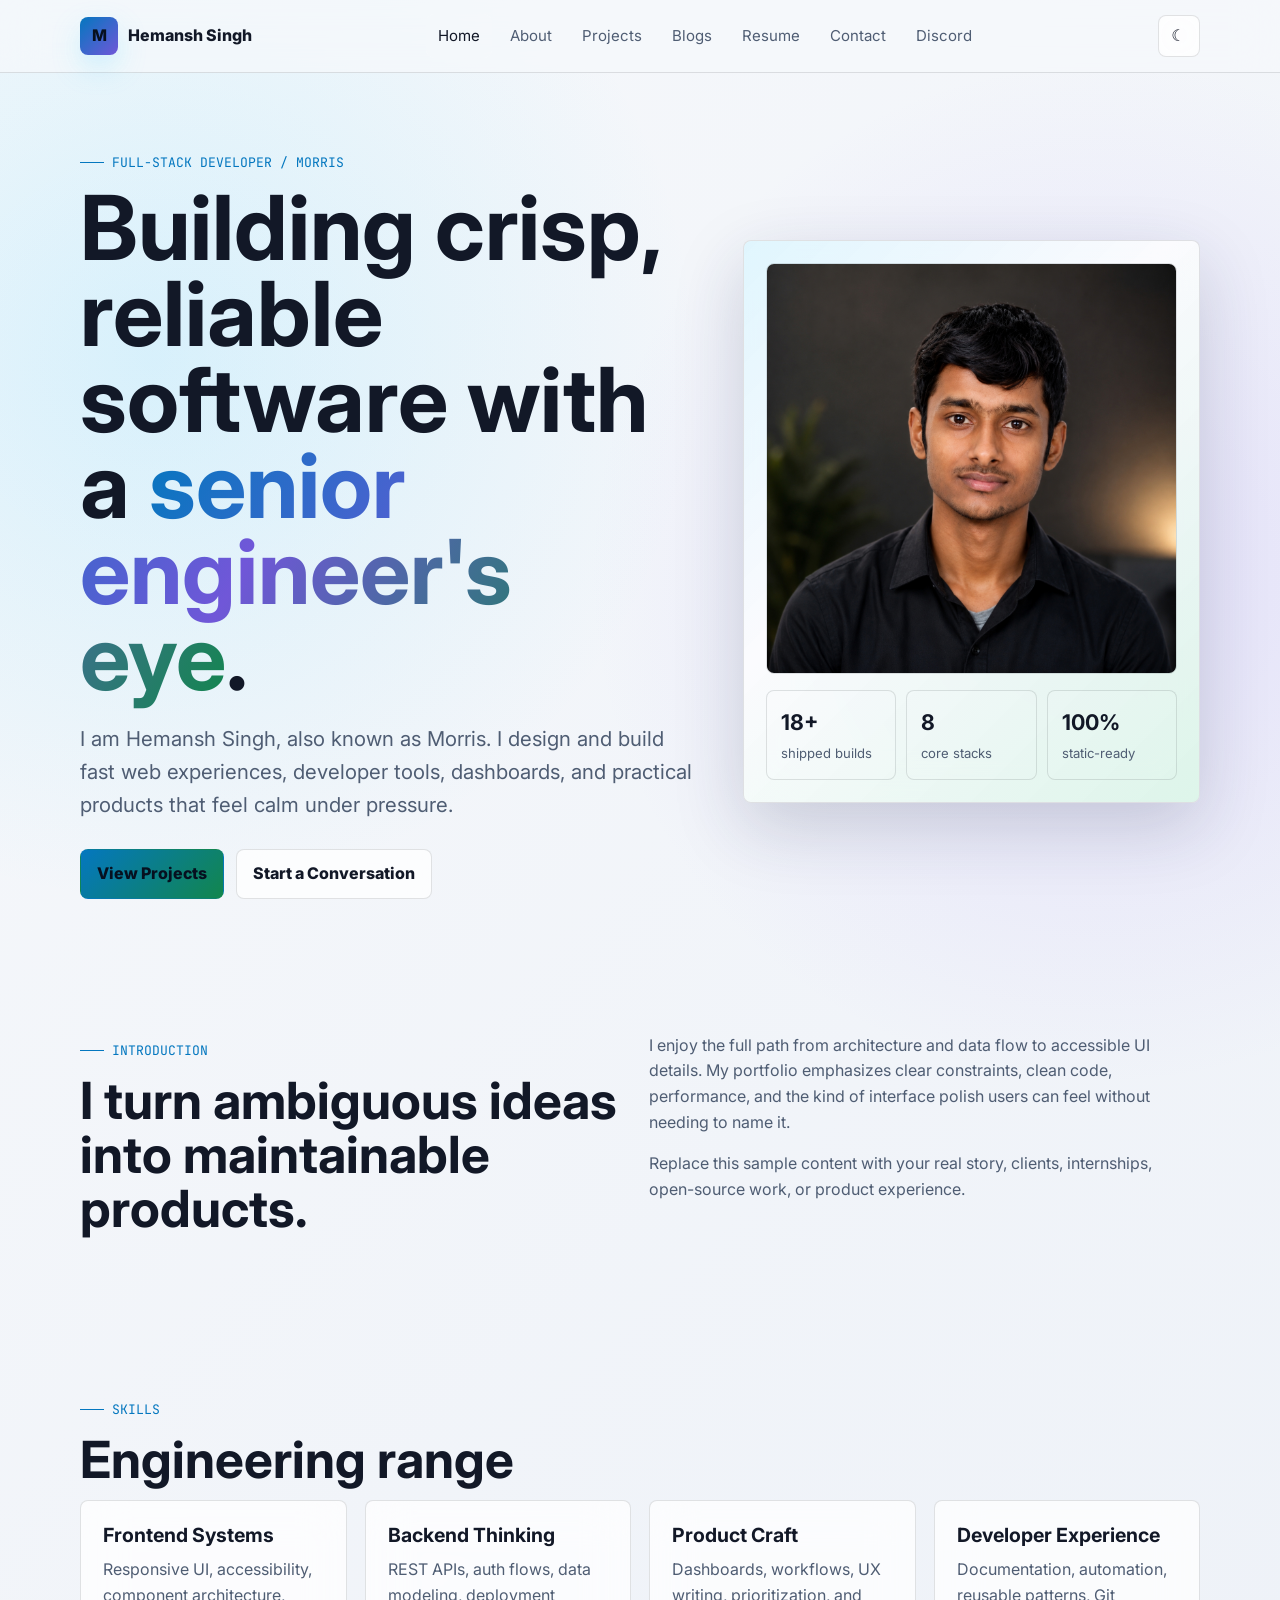
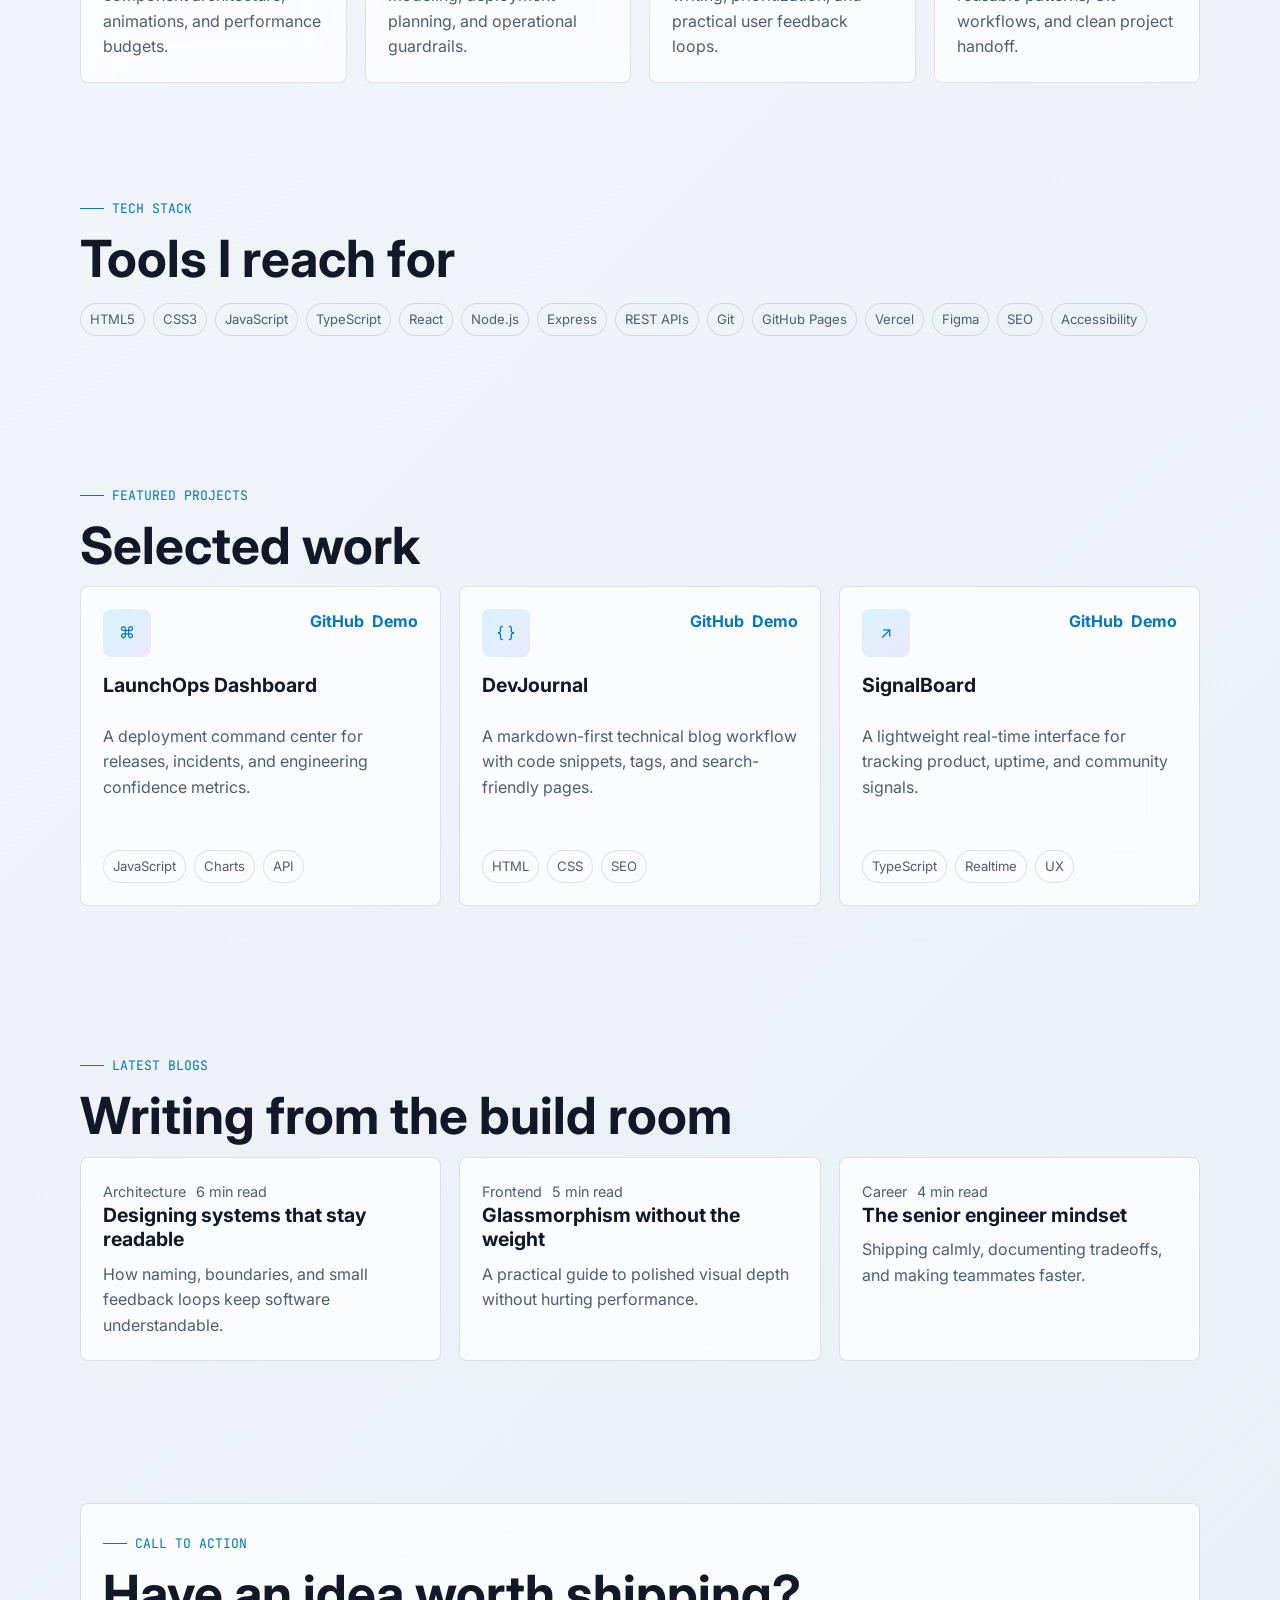
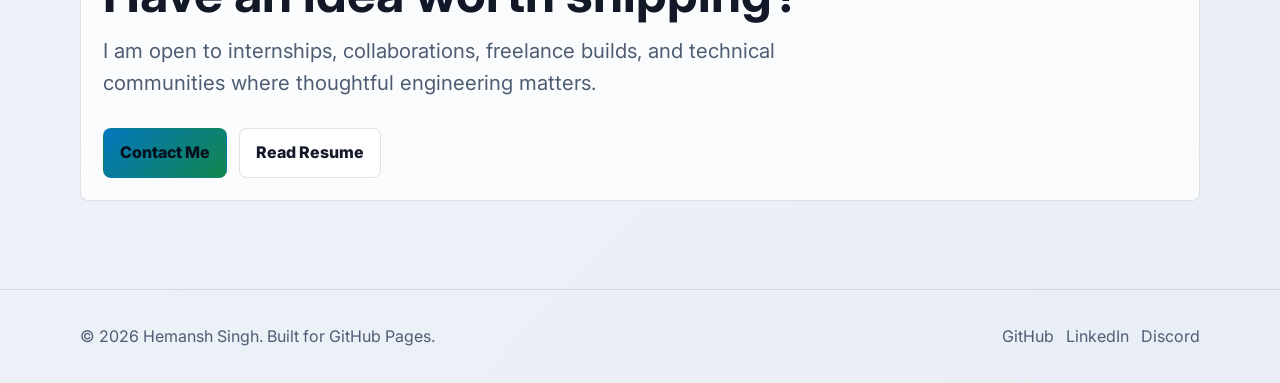
<file: index.html>
<!doctype html>
<html lang="en">
<head>
  <meta charset="utf-8">
  <meta name="viewport" content="width=device-width, initial-scale=1">
  <title>Hemansh Singh (Morris) | Software Engineer Portfolio</title>
  <meta name="description" content="Premium developer portfolio for Hemansh Singh, aka Morris: full-stack projects, technical writing, resume, and contact links.">
  <meta name="theme-color" content="#080a12">
  <meta property="og:title" content="Hemansh Singh (Morris) | Software Engineer">
  <meta property="og:description" content="Full-stack developer portfolio with projects, blogs, resume, and contact links.">
  <meta property="og:type" content="website">
  <link rel="icon" href="assets/favicon.svg" type="image/svg+xml">
  <link rel="manifest" href="assets/site.webmanifest">
  <link rel="preconnect" href="https://fonts.googleapis.com">
  <link rel="preconnect" href="https://fonts.gstatic.com" crossorigin>
  <link href="https://fonts.googleapis.com/css2?family=Inter:wght@400;600;700;800;900&family=JetBrains+Mono:wght@500;700&display=swap" rel="stylesheet">
  <link rel="stylesheet" href="css/styles.css">
</head>
<body>
  <a class="skip-link" href="#main">Skip to content</a>
  <header class="site-header">
    <nav class="nav" aria-label="Primary navigation">
      <a class="brand" href="index.html" aria-label="Hemansh Singh home"><span class="brand-mark">M</span><span>Hemansh Singh</span></a>
      <div class="nav-links" data-nav-links>
        <a href="index.html">Home</a><a href="about.html">About</a><a href="projects.html">Projects</a><a href="blogs.html">Blogs</a><a href="resume.html">Resume</a><a href="contact.html">Contact</a><a href="discord.html">Discord</a>
      </div>
      <div class="nav-actions">
        <button class="icon-button" type="button" data-theme-toggle aria-label="Toggle theme"></button>
        <button class="icon-button menu-toggle" type="button" data-menu-toggle aria-expanded="false" aria-label="Open menu">☰</button>
      </div>
    </nav>
  </header>
  <main id="main">
    <section class="hero">
      <div class="container hero-grid">
        <div data-reveal>
          <p class="eyebrow">Full-stack developer / Morris</p>
          <h1>Building crisp, reliable software with a <span class="gradient-text">senior engineer's eye</span>.</h1>
          <p class="lead">I am Hemansh Singh, also known as Morris. I design and build fast web experiences, developer tools, dashboards, and practical products that feel calm under pressure.</p>
          <div class="hero-actions">
            <a class="button" href="projects.html">View Projects</a>
            <a class="button secondary" href="contact.html">Start a Conversation</a>
          </div>
        </div>
        <aside class="hero-card glass" data-reveal aria-label="Portfolio highlights">
          <div class="profile-visual">
            <img class="avatar" src="images/portfolio-visual.svg" alt="Abstract developer portrait for Hemansh Singh">
            <div class="status-strip">
              <div class="mini-stat"><strong>18+</strong><span>shipped builds</span></div>
              <div class="mini-stat"><strong>8</strong><span>core stacks</span></div>
              <div class="mini-stat"><strong>100%</strong><span>static-ready</span></div>
            </div>
          </div>
        </aside>
      </div>
    </section>
    <section class="section">
      <div class="container grid two">
        <div data-reveal>
          <p class="eyebrow">Introduction</p>
          <h2>I turn ambiguous ideas into maintainable products.</h2>
        </div>
        <div data-reveal>
          <p>I enjoy the full path from architecture and data flow to accessible UI details. My portfolio emphasizes clear constraints, clean code, performance, and the kind of interface polish users can feel without needing to name it.</p>
          <p>Replace this sample content with your real story, clients, internships, open-source work, or product experience.</p>
        </div>
      </div>
    </section>
    <section class="section tight">
      <div class="container">
        <p class="eyebrow">Skills</p>
        <h2>Engineering range</h2>
        <div class="grid four">
          <article class="card" data-reveal><h3>Frontend Systems</h3><p>Responsive UI, accessibility, component architecture, animations, and performance budgets.</p></article>
          <article class="card" data-reveal><h3>Backend Thinking</h3><p>REST APIs, auth flows, data modeling, deployment planning, and operational guardrails.</p></article>
          <article class="card" data-reveal><h3>Product Craft</h3><p>Dashboards, workflows, UX writing, prioritization, and practical user feedback loops.</p></article>
          <article class="card" data-reveal><h3>Developer Experience</h3><p>Documentation, automation, reusable patterns, Git workflows, and clean project handoff.</p></article>
        </div>
      </div>
    </section>
    <section class="section tight">
      <div class="container">
        <p class="eyebrow">Tech stack</p>
        <h2>Tools I reach for</h2>
        <ul class="stack-list" data-reveal>
          <li>HTML5</li><li>CSS3</li><li>JavaScript</li><li>TypeScript</li><li>React</li><li>Node.js</li><li>Express</li><li>REST APIs</li><li>Git</li><li>GitHub Pages</li><li>Vercel</li><li>Figma</li><li>SEO</li><li>Accessibility</li>
        </ul>
      </div>
    </section>
    <section class="section">
      <div class="container">
        <p class="eyebrow">Featured projects</p>
        <h2>Selected work</h2>
        <div class="grid three">
          <article class="card project-card" data-reveal>
            <div class="project-top"><span class="project-icon">⌘</span><div class="project-links"><a class="text-link" href="https://github.com/" target="_blank" rel="noreferrer">GitHub</a><a class="text-link" href="#" aria-label="Live demo placeholder">Demo</a></div></div>
            <h3>LaunchOps Dashboard</h3><p>A deployment command center for releases, incidents, and engineering confidence metrics.</p><ul class="tag-list"><li>JavaScript</li><li>Charts</li><li>API</li></ul>
          </article>
          <article class="card project-card" data-reveal>
            <div class="project-top"><span class="project-icon">{ }</span><div class="project-links"><a class="text-link" href="https://github.com/" target="_blank" rel="noreferrer">GitHub</a><a class="text-link" href="#" aria-label="Live demo placeholder">Demo</a></div></div>
            <h3>DevJournal</h3><p>A markdown-first technical blog workflow with code snippets, tags, and search-friendly pages.</p><ul class="tag-list"><li>HTML</li><li>CSS</li><li>SEO</li></ul>
          </article>
          <article class="card project-card" data-reveal>
            <div class="project-top"><span class="project-icon">↗</span><div class="project-links"><a class="text-link" href="https://github.com/" target="_blank" rel="noreferrer">GitHub</a><a class="text-link" href="#" aria-label="Live demo placeholder">Demo</a></div></div>
            <h3>SignalBoard</h3><p>A lightweight real-time interface for tracking product, uptime, and community signals.</p><ul class="tag-list"><li>TypeScript</li><li>Realtime</li><li>UX</li></ul>
          </article>
        </div>
      </div>
    </section>
    <section class="section tight">
      <div class="container">
        <p class="eyebrow">Latest blogs</p>
        <h2>Writing from the build room</h2>
        <div class="grid three">
          <article class="card" data-reveal><div class="blog-meta"><span>Architecture</span><span>6 min read</span></div><h3><a href="blogs/systems-that-stay-readable.html">Designing systems that stay readable</a></h3><p>How naming, boundaries, and small feedback loops keep software understandable.</p></article>
          <article class="card" data-reveal><div class="blog-meta"><span>Frontend</span><span>5 min read</span></div><h3><a href="blogs/glassmorphism-performance.html">Glassmorphism without the weight</a></h3><p>A practical guide to polished visual depth without hurting performance.</p></article>
          <article class="card" data-reveal><div class="blog-meta"><span>Career</span><span>4 min read</span></div><h3><a href="blogs/senior-engineer-mindset.html">The senior engineer mindset</a></h3><p>Shipping calmly, documenting tradeoffs, and making teammates faster.</p></article>
        </div>
      </div>
    </section>
    <section class="section">
      <div class="container card" data-reveal>
        <p class="eyebrow">Call to action</p>
        <h2>Have an idea worth shipping?</h2>
        <p class="lead">I am open to internships, collaborations, freelance builds, and technical communities where thoughtful engineering matters.</p>
        <div class="button-row"><a class="button" href="contact.html">Contact Me</a><a class="button secondary" href="resume.html">Read Resume</a></div>
      </div>
    </section>
  </main>
  <footer class="site-footer"><div class="container footer-inner"><span>© <span data-year></span> Hemansh Singh. Built for GitHub Pages.</span><div class="socials"><a href="https://github.com/" target="_blank" rel="noreferrer">GitHub</a><a href="https://linkedin.com/" target="_blank" rel="noreferrer">LinkedIn</a><a href="discord.html">Discord</a></div></div></footer>
  <script src="js/main.js"></script>
</body>
</html>
</file>
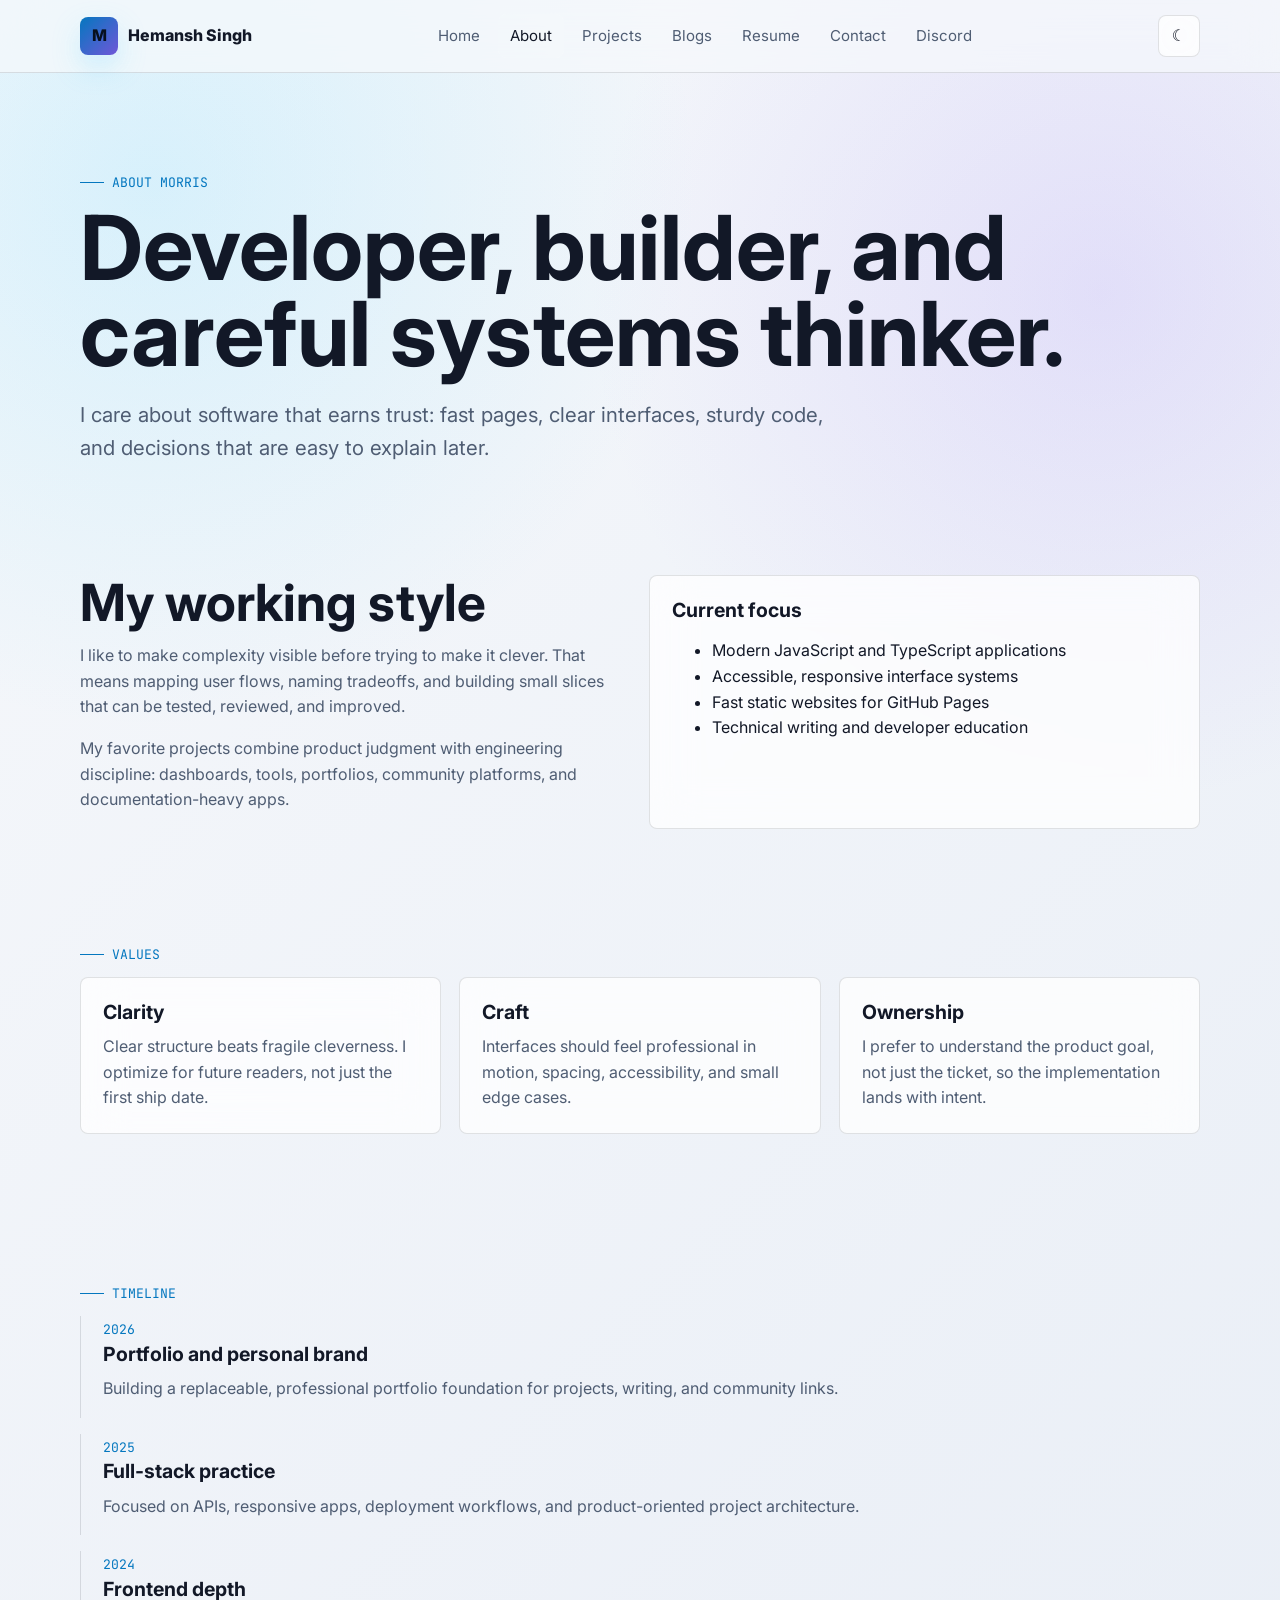
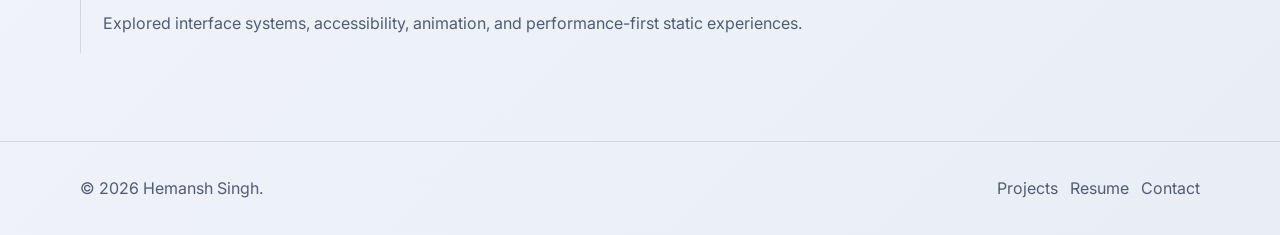
<file: about.html>
<!doctype html>
<html lang="en">
<head>
  <meta charset="utf-8"><meta name="viewport" content="width=device-width, initial-scale=1">
  <title>About | Hemansh Singh</title><meta name="description" content="About Hemansh Singh, aka Morris, a full-stack developer focused on practical, polished software.">
  <link rel="icon" href="assets/favicon.svg" type="image/svg+xml"><link rel="manifest" href="assets/site.webmanifest">
  <link rel="preconnect" href="https://fonts.googleapis.com"><link rel="preconnect" href="https://fonts.gstatic.com" crossorigin>
  <link href="https://fonts.googleapis.com/css2?family=Inter:wght@400;600;700;800;900&family=JetBrains+Mono:wght@500;700&display=swap" rel="stylesheet"><link rel="stylesheet" href="css/styles.css">
</head>
<body>
  <a class="skip-link" href="#main">Skip to content</a><header class="site-header"><nav class="nav" aria-label="Primary navigation"><a class="brand" href="index.html"><span class="brand-mark">M</span><span>Hemansh Singh</span></a><div class="nav-links" data-nav-links><a href="index.html">Home</a><a href="about.html">About</a><a href="projects.html">Projects</a><a href="blogs.html">Blogs</a><a href="resume.html">Resume</a><a href="contact.html">Contact</a><a href="discord.html">Discord</a></div><div class="nav-actions"><button class="icon-button" type="button" data-theme-toggle aria-label="Toggle theme"></button><button class="icon-button menu-toggle" type="button" data-menu-toggle aria-expanded="false" aria-label="Open menu">☰</button></div></nav></header>
  <main id="main">
    <section class="page-hero"><div class="container" data-reveal><p class="eyebrow">About Morris</p><h1>Developer, builder, and careful systems thinker.</h1><p class="lead">I care about software that earns trust: fast pages, clear interfaces, sturdy code, and decisions that are easy to explain later.</p></div></section>
    <section class="section tight"><div class="container grid two"><div data-reveal><h2>My working style</h2><p>I like to make complexity visible before trying to make it clever. That means mapping user flows, naming tradeoffs, and building small slices that can be tested, reviewed, and improved.</p><p>My favorite projects combine product judgment with engineering discipline: dashboards, tools, portfolios, community platforms, and documentation-heavy apps.</p></div><div class="card" data-reveal><h3>Current focus</h3><ul><li>Modern JavaScript and TypeScript applications</li><li>Accessible, responsive interface systems</li><li>Fast static websites for GitHub Pages</li><li>Technical writing and developer education</li></ul></div></div></section>
    <section class="section tight"><div class="container"><p class="eyebrow">Values</p><div class="grid three"><article class="card" data-reveal><h3>Clarity</h3><p>Clear structure beats fragile cleverness. I optimize for future readers, not just the first ship date.</p></article><article class="card" data-reveal><h3>Craft</h3><p>Interfaces should feel professional in motion, spacing, accessibility, and small edge cases.</p></article><article class="card" data-reveal><h3>Ownership</h3><p>I prefer to understand the product goal, not just the ticket, so the implementation lands with intent.</p></article></div></div></section>
    <section class="section"><div class="container"><p class="eyebrow">Timeline</p><div class="timeline"><article class="timeline-item" data-reveal><time>2026</time><h3>Portfolio and personal brand</h3><p>Building a replaceable, professional portfolio foundation for projects, writing, and community links.</p></article><article class="timeline-item" data-reveal><time>2025</time><h3>Full-stack practice</h3><p>Focused on APIs, responsive apps, deployment workflows, and product-oriented project architecture.</p></article><article class="timeline-item" data-reveal><time>2024</time><h3>Frontend depth</h3><p>Explored interface systems, accessibility, animation, and performance-first static experiences.</p></article></div></div></section>
  </main>
  <footer class="site-footer"><div class="container footer-inner"><span>© <span data-year></span> Hemansh Singh.</span><div class="socials"><a href="projects.html">Projects</a><a href="resume.html">Resume</a><a href="contact.html">Contact</a></div></div></footer><script src="js/main.js"></script>
</body>
</html>
</file>
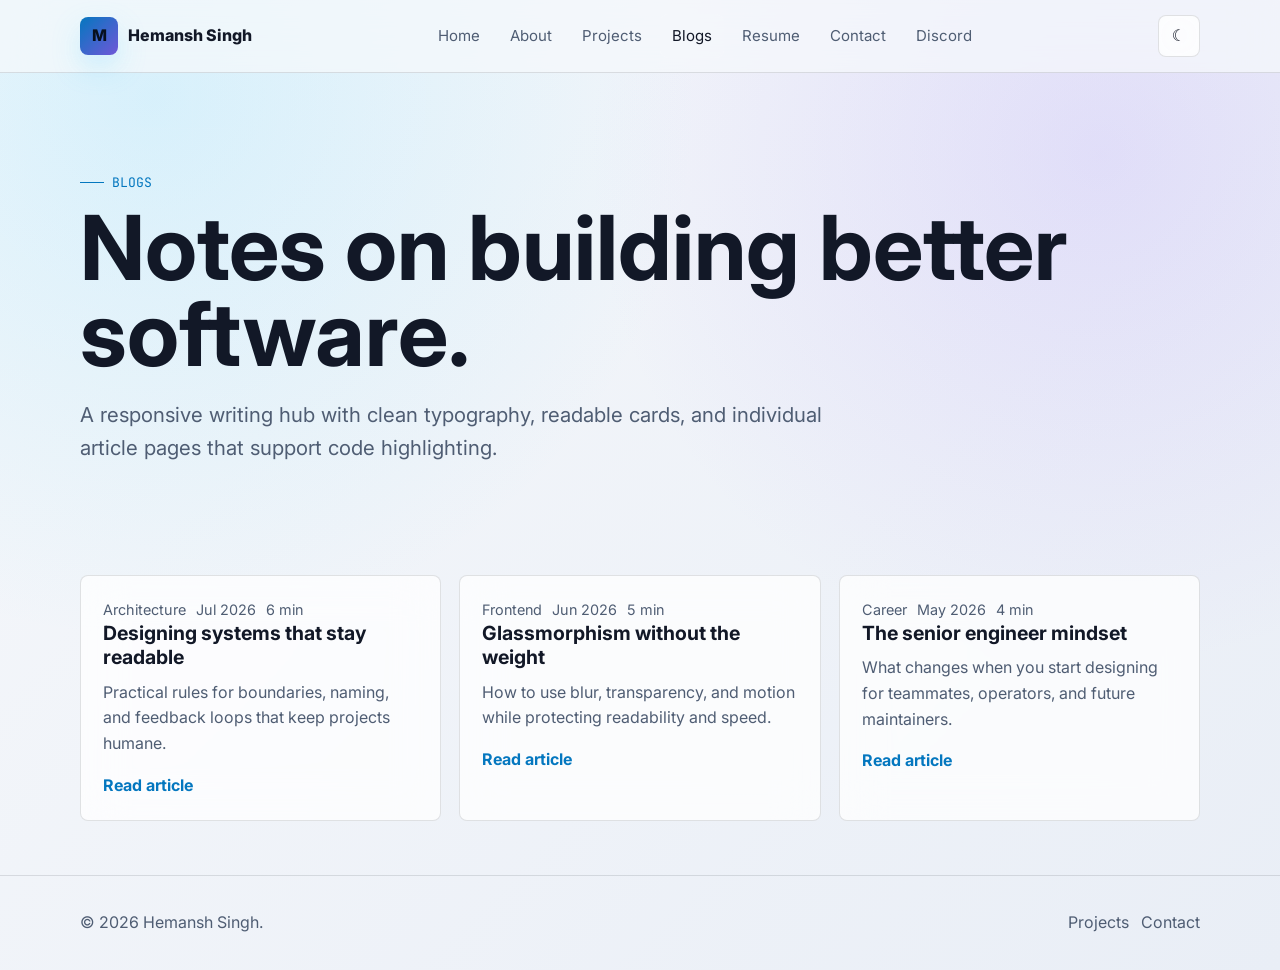
<file: blogs.html>
<!doctype html>
<html lang="en">
<head>
  <meta charset="utf-8"><meta name="viewport" content="width=device-width, initial-scale=1">
  <title>Blogs | Hemansh Singh</title><meta name="description" content="Technical blog cards and articles by Hemansh Singh on software architecture, frontend performance, and engineering mindset.">
  <link rel="icon" href="assets/favicon.svg" type="image/svg+xml"><link rel="manifest" href="assets/site.webmanifest">
  <link rel="preconnect" href="https://fonts.googleapis.com"><link rel="preconnect" href="https://fonts.gstatic.com" crossorigin>
  <link href="https://fonts.googleapis.com/css2?family=Inter:wght@400;600;700;800;900&family=JetBrains+Mono:wght@500;700&display=swap" rel="stylesheet"><link rel="stylesheet" href="css/styles.css">
</head>
<body>
  <a class="skip-link" href="#main">Skip to content</a><header class="site-header"><nav class="nav" aria-label="Primary navigation"><a class="brand" href="index.html"><span class="brand-mark">M</span><span>Hemansh Singh</span></a><div class="nav-links" data-nav-links><a href="index.html">Home</a><a href="about.html">About</a><a href="projects.html">Projects</a><a href="blogs.html">Blogs</a><a href="resume.html">Resume</a><a href="contact.html">Contact</a><a href="discord.html">Discord</a></div><div class="nav-actions"><button class="icon-button" type="button" data-theme-toggle aria-label="Toggle theme"></button><button class="icon-button menu-toggle" type="button" data-menu-toggle aria-expanded="false" aria-label="Open menu">☰</button></div></nav></header>
  <main id="main">
    <section class="page-hero"><div class="container" data-reveal><p class="eyebrow">Blogs</p><h1>Notes on building better software.</h1><p class="lead">A responsive writing hub with clean typography, readable cards, and individual article pages that support code highlighting.</p></div></section>
    <section class="section tight"><div class="container grid three">
      <article class="card" data-reveal><div class="blog-meta"><span>Architecture</span><span>Jul 2026</span><span>6 min</span></div><h3><a href="blogs/systems-that-stay-readable.html">Designing systems that stay readable</a></h3><p>Practical rules for boundaries, naming, and feedback loops that keep projects humane.</p><a class="text-link" href="blogs/systems-that-stay-readable.html">Read article</a></article>
      <article class="card" data-reveal><div class="blog-meta"><span>Frontend</span><span>Jun 2026</span><span>5 min</span></div><h3><a href="blogs/glassmorphism-performance.html">Glassmorphism without the weight</a></h3><p>How to use blur, transparency, and motion while protecting readability and speed.</p><a class="text-link" href="blogs/glassmorphism-performance.html">Read article</a></article>
      <article class="card" data-reveal><div class="blog-meta"><span>Career</span><span>May 2026</span><span>4 min</span></div><h3><a href="blogs/senior-engineer-mindset.html">The senior engineer mindset</a></h3><p>What changes when you start designing for teammates, operators, and future maintainers.</p><a class="text-link" href="blogs/senior-engineer-mindset.html">Read article</a></article>
    </div></section>
  </main>
  <footer class="site-footer"><div class="container footer-inner"><span>© <span data-year></span> Hemansh Singh.</span><div class="socials"><a href="projects.html">Projects</a><a href="contact.html">Contact</a></div></div></footer><script src="js/main.js"></script>
</body>
</html>
</file>
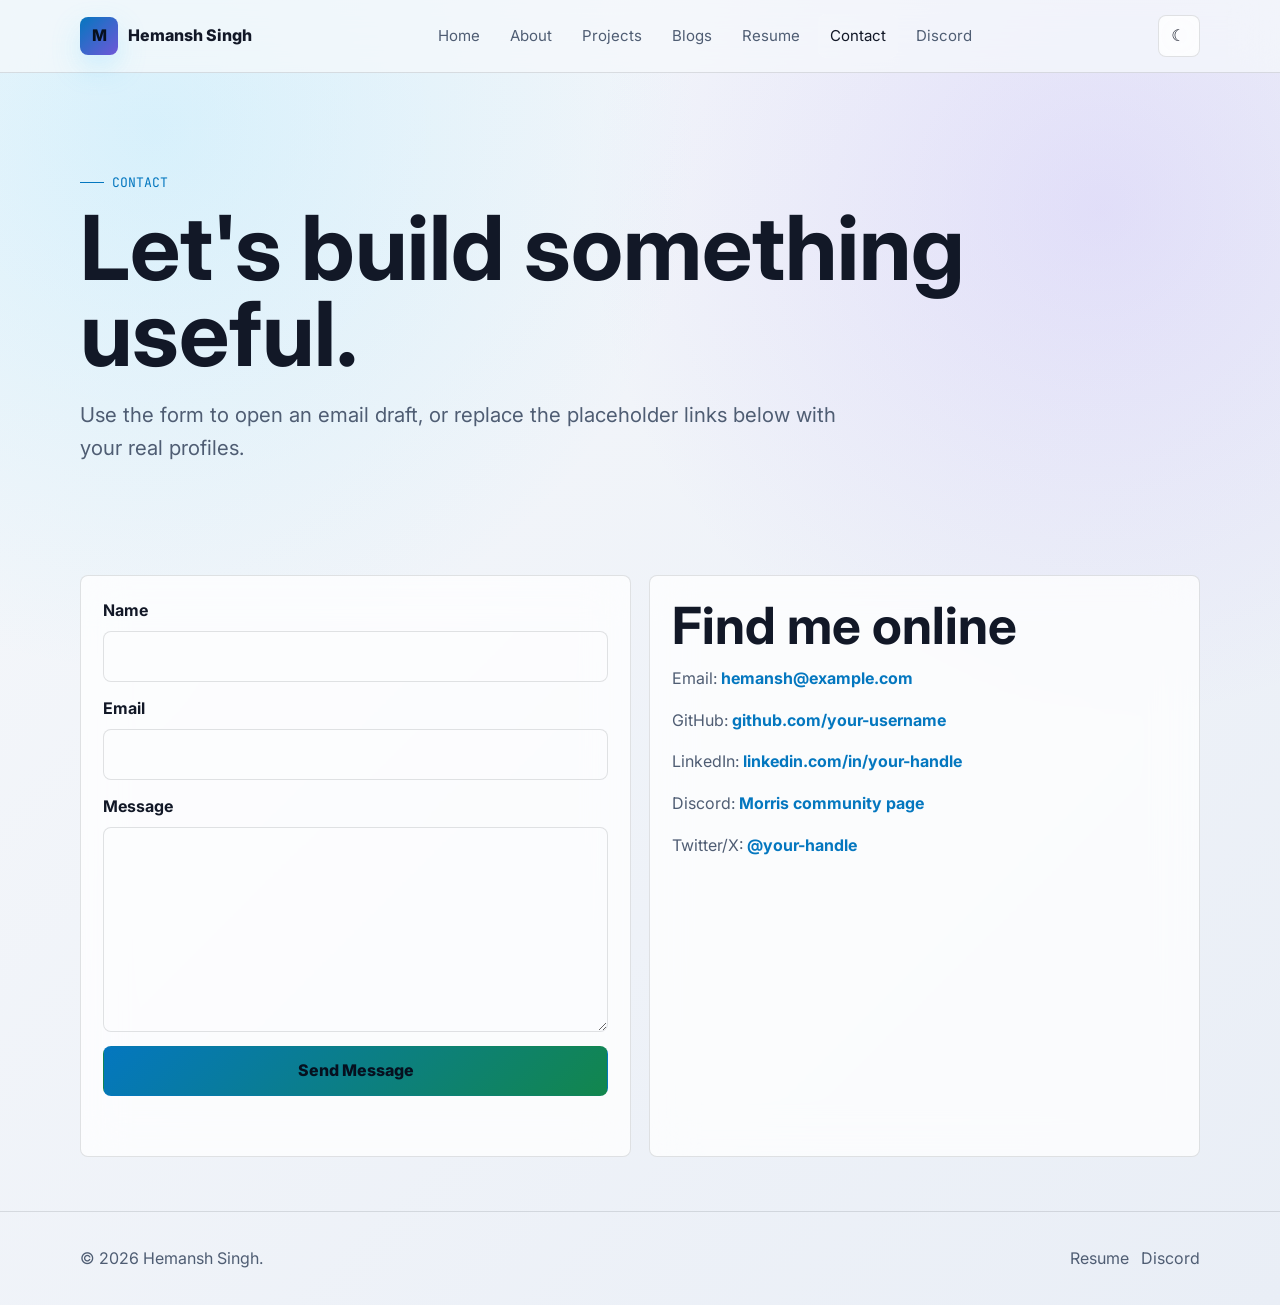
<file: contact.html>
<!doctype html>
<html lang="en">
<head>
  <meta charset="utf-8"><meta name="viewport" content="width=device-width, initial-scale=1">
  <title>Contact | Hemansh Singh</title><meta name="description" content="Contact Hemansh Singh through email, GitHub, LinkedIn, Discord, and a GitHub Pages-friendly contact form.">
  <link rel="icon" href="assets/favicon.svg" type="image/svg+xml"><link rel="manifest" href="assets/site.webmanifest">
  <link rel="preconnect" href="https://fonts.googleapis.com"><link rel="preconnect" href="https://fonts.gstatic.com" crossorigin>
  <link href="https://fonts.googleapis.com/css2?family=Inter:wght@400;600;700;800;900&family=JetBrains+Mono:wght@500;700&display=swap" rel="stylesheet"><link rel="stylesheet" href="css/styles.css">
</head>
<body>
  <a class="skip-link" href="#main">Skip to content</a><header class="site-header"><nav class="nav" aria-label="Primary navigation"><a class="brand" href="index.html"><span class="brand-mark">M</span><span>Hemansh Singh</span></a><div class="nav-links" data-nav-links><a href="index.html">Home</a><a href="about.html">About</a><a href="projects.html">Projects</a><a href="blogs.html">Blogs</a><a href="resume.html">Resume</a><a href="contact.html">Contact</a><a href="discord.html">Discord</a></div><div class="nav-actions"><button class="icon-button" type="button" data-theme-toggle aria-label="Toggle theme"></button><button class="icon-button menu-toggle" type="button" data-menu-toggle aria-expanded="false" aria-label="Open menu">☰</button></div></nav></header>
  <main id="main">
    <section class="page-hero"><div class="container" data-reveal><p class="eyebrow">Contact</p><h1>Let's build something useful.</h1><p class="lead">Use the form to open an email draft, or replace the placeholder links below with your real profiles.</p></div></section>
    <section class="section tight"><div class="container grid two"><form class="card form" data-contact-form data-reveal><div class="field"><label for="name">Name</label><input id="name" name="name" autocomplete="name" required></div><div class="field"><label for="email">Email</label><input id="email" name="email" type="email" autocomplete="email" required></div><div class="field"><label for="message">Message</label><textarea id="message" name="message" rows="7" required></textarea></div><button class="button" type="submit">Send Message</button><p class="form-status" data-form-status aria-live="polite"></p></form><aside class="card" data-reveal><h2>Find me online</h2><p>Email: <a class="text-link" href="mailto:hemansh@example.com">hemansh@example.com</a></p><p>GitHub: <a class="text-link" href="https://github.com/" target="_blank" rel="noreferrer">github.com/your-username</a></p><p>LinkedIn: <a class="text-link" href="https://linkedin.com/" target="_blank" rel="noreferrer">linkedin.com/in/your-handle</a></p><p>Discord: <a class="text-link" href="discord.html">Morris community page</a></p><p>Twitter/X: <a class="text-link" href="https://x.com/" target="_blank" rel="noreferrer">@your-handle</a></p></aside></div></section>
  </main>
  <footer class="site-footer"><div class="container footer-inner"><span>© <span data-year></span> Hemansh Singh.</span><div class="socials"><a href="resume.html">Resume</a><a href="discord.html">Discord</a></div></div></footer><script src="js/main.js"></script>
</body>
</html>
</file>
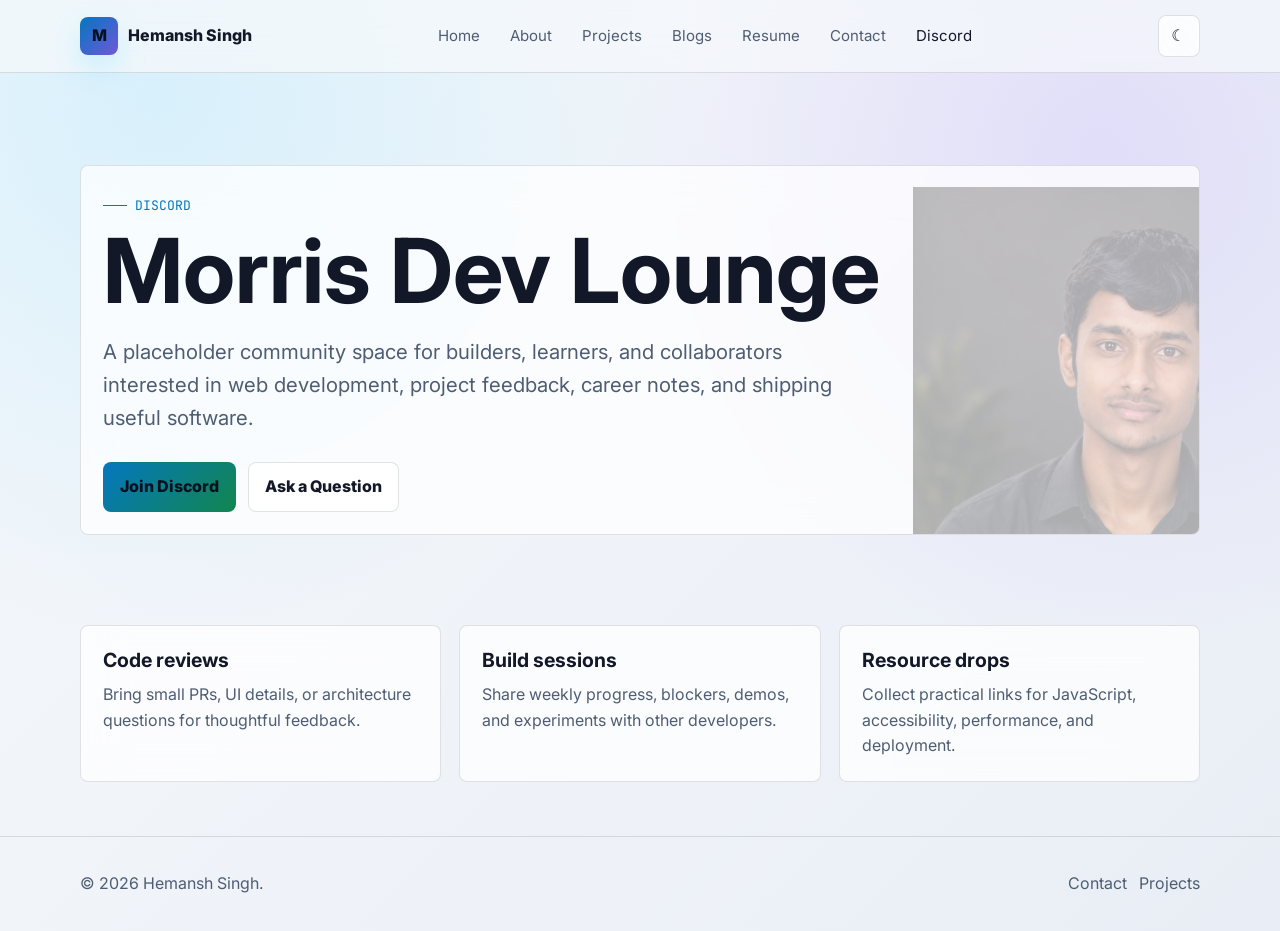
<file: discord.html>
<!doctype html>
<html lang="en">
<head>
  <meta charset="utf-8"><meta name="viewport" content="width=device-width, initial-scale=1">
  <title>Discord | Hemansh Singh</title><meta name="description" content="Join the placeholder Discord community for Hemansh Singh, aka Morris.">
  <link rel="icon" href="assets/favicon.svg" type="image/svg+xml"><link rel="manifest" href="assets/site.webmanifest">
  <link rel="preconnect" href="https://fonts.googleapis.com"><link rel="preconnect" href="https://fonts.gstatic.com" crossorigin>
  <link href="https://fonts.googleapis.com/css2?family=Inter:wght@400;600;700;800;900&family=JetBrains+Mono:wght@500;700&display=swap" rel="stylesheet"><link rel="stylesheet" href="css/styles.css">
</head>
<body>
  <a class="skip-link" href="#main">Skip to content</a><header class="site-header"><nav class="nav" aria-label="Primary navigation"><a class="brand" href="index.html"><span class="brand-mark">M</span><span>Hemansh Singh</span></a><div class="nav-links" data-nav-links><a href="index.html">Home</a><a href="about.html">About</a><a href="projects.html">Projects</a><a href="blogs.html">Blogs</a><a href="resume.html">Resume</a><a href="contact.html">Contact</a><a href="discord.html">Discord</a></div><div class="nav-actions"><button class="icon-button" type="button" data-theme-toggle aria-label="Toggle theme"></button><button class="icon-button menu-toggle" type="button" data-menu-toggle aria-expanded="false" aria-label="Open menu">☰</button></div></nav></header>
  <main id="main">
    <section class="page-hero"><div class="container card discord-hero" data-reveal><p class="eyebrow">Discord</p><h1>Morris Dev Lounge</h1><p class="lead">A placeholder community space for builders, learners, and collaborators interested in web development, project feedback, career notes, and shipping useful software.</p><div class="button-row"><a class="button" href="https://discord.gg/placeholder" target="_blank" rel="noreferrer">Join Discord</a><a class="button secondary" href="contact.html">Ask a Question</a></div></div></section>
    <section class="section tight"><div class="container grid three"><article class="card" data-reveal><h3>Code reviews</h3><p>Bring small PRs, UI details, or architecture questions for thoughtful feedback.</p></article><article class="card" data-reveal><h3>Build sessions</h3><p>Share weekly progress, blockers, demos, and experiments with other developers.</p></article><article class="card" data-reveal><h3>Resource drops</h3><p>Collect practical links for JavaScript, accessibility, performance, and deployment.</p></article></div></section>
  </main>
  <footer class="site-footer"><div class="container footer-inner"><span>© <span data-year></span> Hemansh Singh.</span><div class="socials"><a href="contact.html">Contact</a><a href="projects.html">Projects</a></div></div></footer><script src="js/main.js"></script>
</body>
</html>
</file>
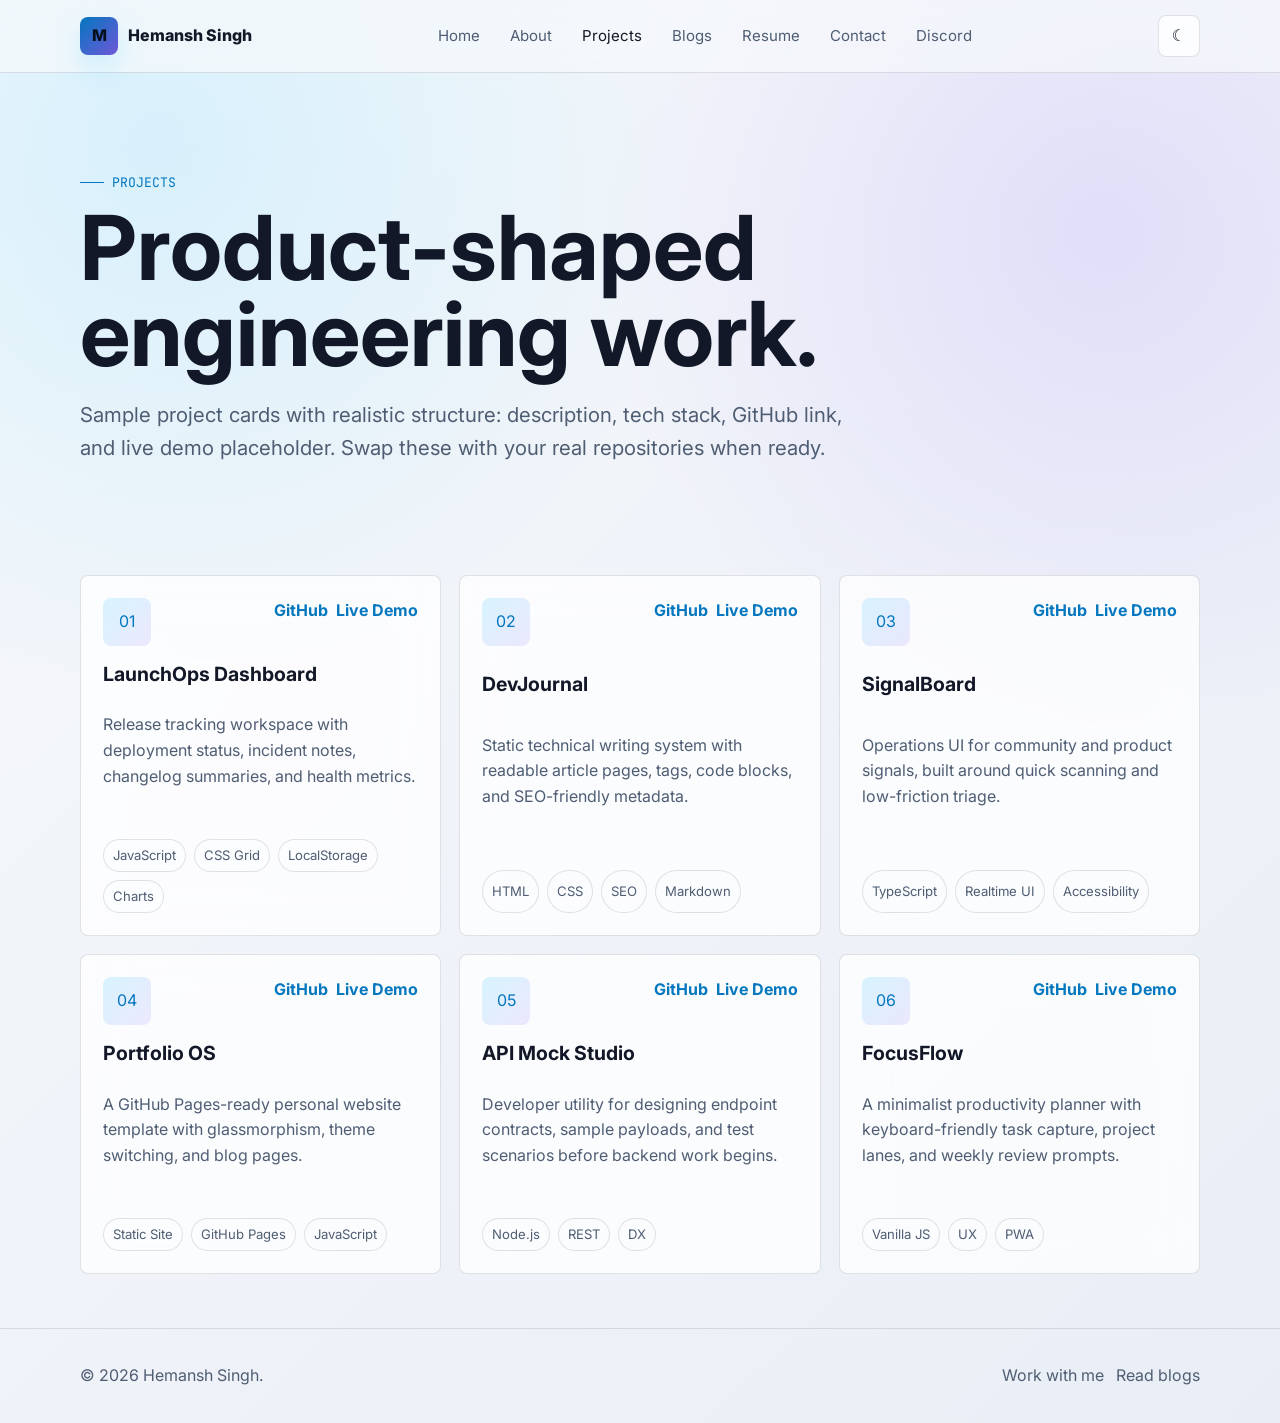
<file: projects.html>
<!doctype html>
<html lang="en">
<head>
  <meta charset="utf-8"><meta name="viewport" content="width=device-width, initial-scale=1">
  <title>Projects | Hemansh Singh</title><meta name="description" content="Project cards for Hemansh Singh with GitHub links, demos, descriptions, and tech stacks.">
  <link rel="icon" href="assets/favicon.svg" type="image/svg+xml"><link rel="manifest" href="assets/site.webmanifest">
  <link rel="preconnect" href="https://fonts.googleapis.com"><link rel="preconnect" href="https://fonts.gstatic.com" crossorigin>
  <link href="https://fonts.googleapis.com/css2?family=Inter:wght@400;600;700;800;900&family=JetBrains+Mono:wght@500;700&display=swap" rel="stylesheet"><link rel="stylesheet" href="css/styles.css">
</head>
<body>
  <a class="skip-link" href="#main">Skip to content</a><header class="site-header"><nav class="nav" aria-label="Primary navigation"><a class="brand" href="index.html"><span class="brand-mark">M</span><span>Hemansh Singh</span></a><div class="nav-links" data-nav-links><a href="index.html">Home</a><a href="about.html">About</a><a href="projects.html">Projects</a><a href="blogs.html">Blogs</a><a href="resume.html">Resume</a><a href="contact.html">Contact</a><a href="discord.html">Discord</a></div><div class="nav-actions"><button class="icon-button" type="button" data-theme-toggle aria-label="Toggle theme"></button><button class="icon-button menu-toggle" type="button" data-menu-toggle aria-expanded="false" aria-label="Open menu">☰</button></div></nav></header>
  <main id="main">
    <section class="page-hero"><div class="container" data-reveal><p class="eyebrow">Projects</p><h1>Product-shaped engineering work.</h1><p class="lead">Sample project cards with realistic structure: description, tech stack, GitHub link, and live demo placeholder. Swap these with your real repositories when ready.</p></div></section>
    <section class="section tight"><div class="container grid three">
      <article class="card project-card" data-reveal><div class="project-top"><span class="project-icon">01</span><div class="project-links"><a class="text-link" href="https://github.com/" target="_blank" rel="noreferrer">GitHub</a><a class="text-link" href="#">Live Demo</a></div></div><h3>LaunchOps Dashboard</h3><p>Release tracking workspace with deployment status, incident notes, changelog summaries, and health metrics.</p><ul class="tag-list"><li>JavaScript</li><li>CSS Grid</li><li>LocalStorage</li><li>Charts</li></ul></article>
      <article class="card project-card" data-reveal><div class="project-top"><span class="project-icon">02</span><div class="project-links"><a class="text-link" href="https://github.com/" target="_blank" rel="noreferrer">GitHub</a><a class="text-link" href="#">Live Demo</a></div></div><h3>DevJournal</h3><p>Static technical writing system with readable article pages, tags, code blocks, and SEO-friendly metadata.</p><ul class="tag-list"><li>HTML</li><li>CSS</li><li>SEO</li><li>Markdown</li></ul></article>
      <article class="card project-card" data-reveal><div class="project-top"><span class="project-icon">03</span><div class="project-links"><a class="text-link" href="https://github.com/" target="_blank" rel="noreferrer">GitHub</a><a class="text-link" href="#">Live Demo</a></div></div><h3>SignalBoard</h3><p>Operations UI for community and product signals, built around quick scanning and low-friction triage.</p><ul class="tag-list"><li>TypeScript</li><li>Realtime UI</li><li>Accessibility</li></ul></article>
      <article class="card project-card" data-reveal><div class="project-top"><span class="project-icon">04</span><div class="project-links"><a class="text-link" href="https://github.com/" target="_blank" rel="noreferrer">GitHub</a><a class="text-link" href="#">Live Demo</a></div></div><h3>Portfolio OS</h3><p>A GitHub Pages-ready personal website template with glassmorphism, theme switching, and blog pages.</p><ul class="tag-list"><li>Static Site</li><li>GitHub Pages</li><li>JavaScript</li></ul></article>
      <article class="card project-card" data-reveal><div class="project-top"><span class="project-icon">05</span><div class="project-links"><a class="text-link" href="https://github.com/" target="_blank" rel="noreferrer">GitHub</a><a class="text-link" href="#">Live Demo</a></div></div><h3>API Mock Studio</h3><p>Developer utility for designing endpoint contracts, sample payloads, and test scenarios before backend work begins.</p><ul class="tag-list"><li>Node.js</li><li>REST</li><li>DX</li></ul></article>
      <article class="card project-card" data-reveal><div class="project-top"><span class="project-icon">06</span><div class="project-links"><a class="text-link" href="https://github.com/" target="_blank" rel="noreferrer">GitHub</a><a class="text-link" href="#">Live Demo</a></div></div><h3>FocusFlow</h3><p>A minimalist productivity planner with keyboard-friendly task capture, project lanes, and weekly review prompts.</p><ul class="tag-list"><li>Vanilla JS</li><li>UX</li><li>PWA</li></ul></article>
    </div></section>
  </main>
  <footer class="site-footer"><div class="container footer-inner"><span>© <span data-year></span> Hemansh Singh.</span><div class="socials"><a href="contact.html">Work with me</a><a href="blogs.html">Read blogs</a></div></div></footer><script src="js/main.js"></script>
</body>
</html>
</file>
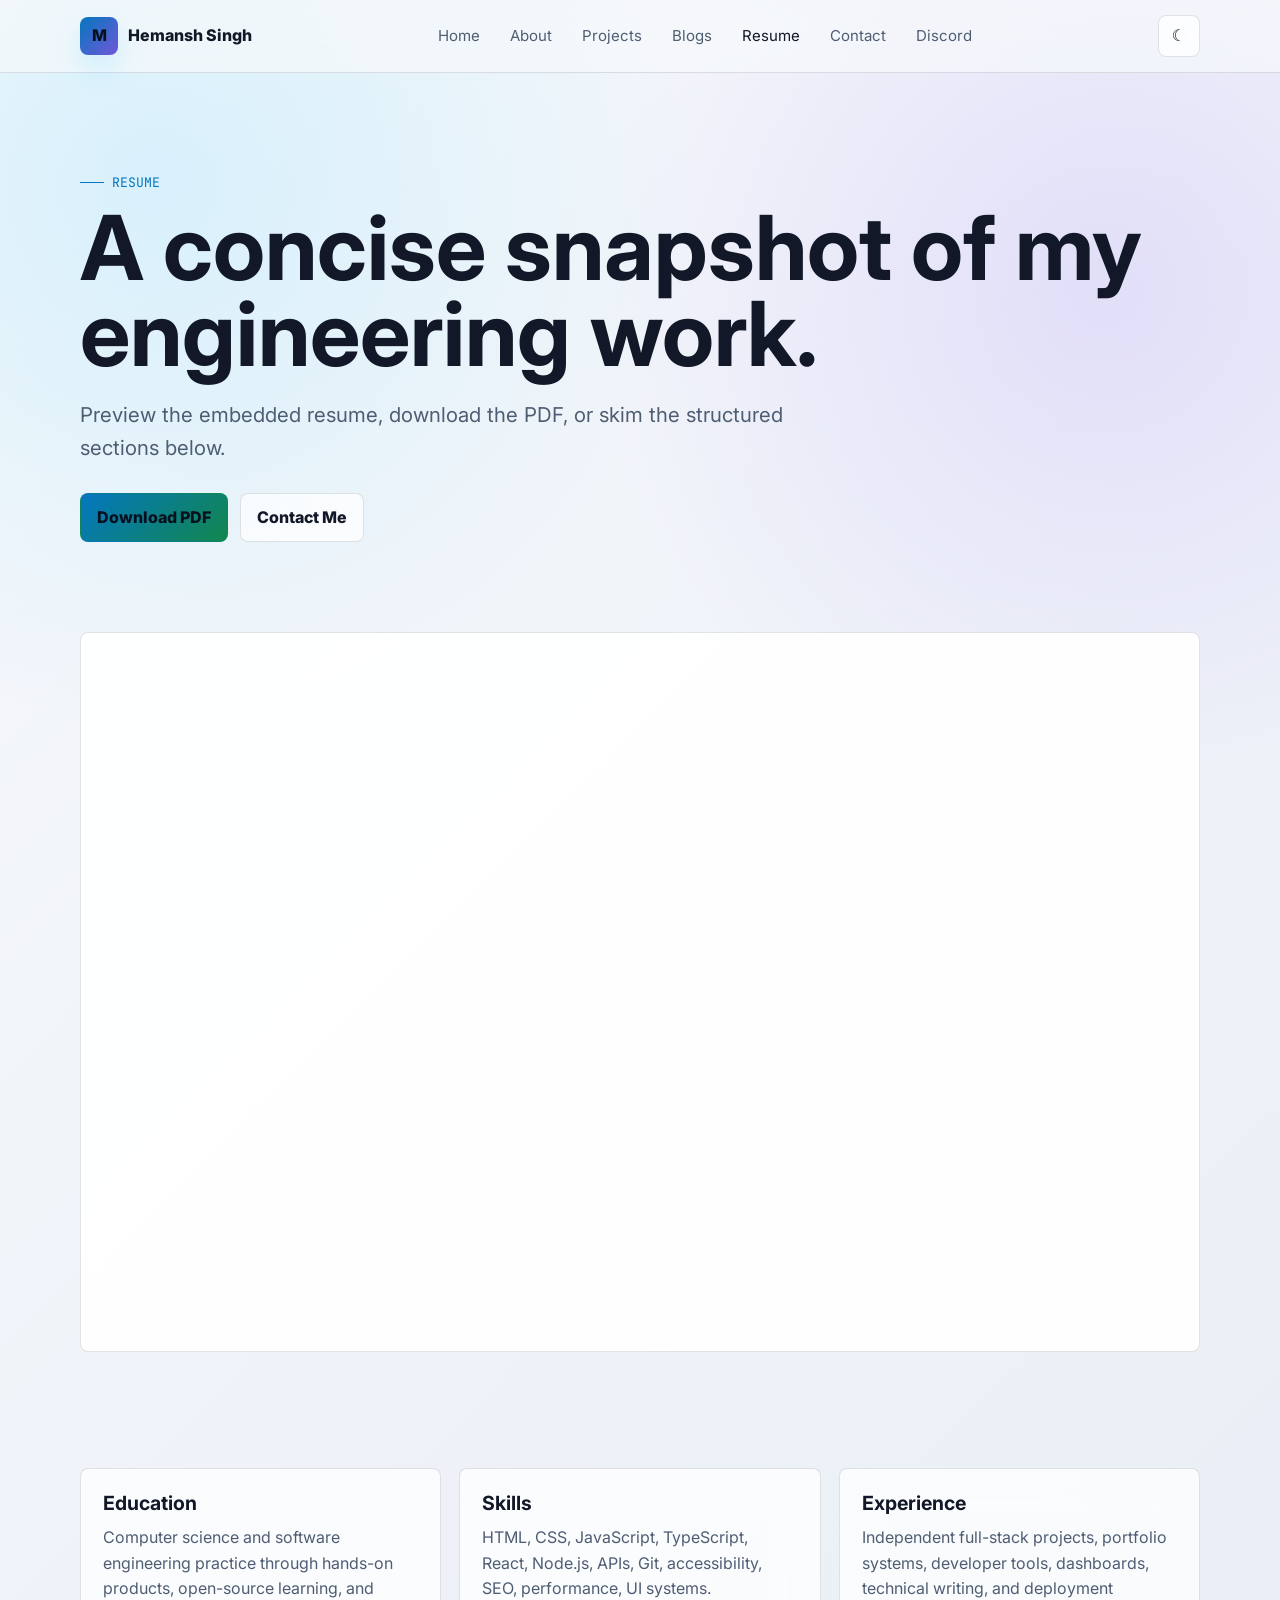
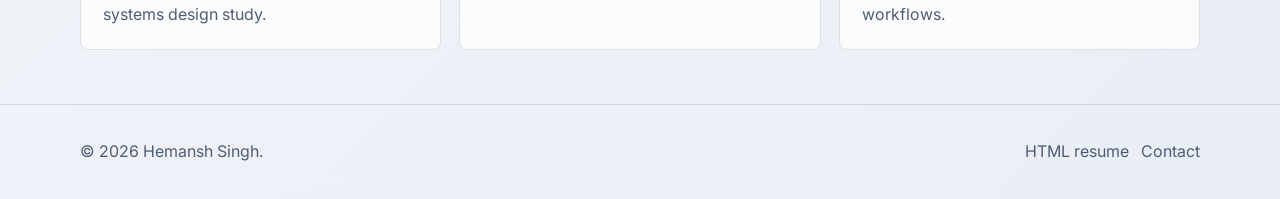
<file: resume.html>
<!doctype html>
<html lang="en">
<head>
  <meta charset="utf-8"><meta name="viewport" content="width=device-width, initial-scale=1">
  <title>Resume | Hemansh Singh</title><meta name="description" content="Resume for Hemansh Singh with embedded preview, download button, education, skills, and experience.">
  <link rel="icon" href="assets/favicon.svg" type="image/svg+xml"><link rel="manifest" href="assets/site.webmanifest">
  <link rel="preconnect" href="https://fonts.googleapis.com"><link rel="preconnect" href="https://fonts.gstatic.com" crossorigin>
  <link href="https://fonts.googleapis.com/css2?family=Inter:wght@400;600;700;800;900&family=JetBrains+Mono:wght@500;700&display=swap" rel="stylesheet"><link rel="stylesheet" href="css/styles.css">
</head>
<body>
  <a class="skip-link" href="#main">Skip to content</a><header class="site-header"><nav class="nav" aria-label="Primary navigation"><a class="brand" href="index.html"><span class="brand-mark">M</span><span>Hemansh Singh</span></a><div class="nav-links" data-nav-links><a href="index.html">Home</a><a href="about.html">About</a><a href="projects.html">Projects</a><a href="blogs.html">Blogs</a><a href="resume.html">Resume</a><a href="contact.html">Contact</a><a href="discord.html">Discord</a></div><div class="nav-actions"><button class="icon-button" type="button" data-theme-toggle aria-label="Toggle theme"></button><button class="icon-button menu-toggle" type="button" data-menu-toggle aria-expanded="false" aria-label="Open menu">☰</button></div></nav></header>
  <main id="main">
    <section class="page-hero"><div class="container" data-reveal><p class="eyebrow">Resume</p><h1>A concise snapshot of my engineering work.</h1><p class="lead">Preview the embedded resume, download the PDF, or skim the structured sections below.</p><div class="button-row"><a class="button" href="assets/Hemansh-Singh-Resume.pdf" download>Download PDF</a><a class="button secondary" href="contact.html">Contact Me</a></div></div></section>
    <section class="section tight"><div class="container"><iframe class="resume-frame" src="assets/Hemansh-Singh-Resume.pdf" title="Embedded resume PDF"></iframe></div></section>
    <section class="section tight"><div class="container grid three"><article class="card" data-reveal><h3>Education</h3><p>Computer science and software engineering practice through hands-on products, open-source learning, and systems design study.</p></article><article class="card" data-reveal><h3>Skills</h3><p>HTML, CSS, JavaScript, TypeScript, React, Node.js, APIs, Git, accessibility, SEO, performance, UI systems.</p></article><article class="card" data-reveal><h3>Experience</h3><p>Independent full-stack projects, portfolio systems, developer tools, dashboards, technical writing, and deployment workflows.</p></article></div></section>
  </main>
  <footer class="site-footer"><div class="container footer-inner"><span>© <span data-year></span> Hemansh Singh.</span><div class="socials"><a href="assets/resume.html">HTML resume</a><a href="contact.html">Contact</a></div></div></footer><script src="js/main.js"></script>
</body>
</html>
</file>
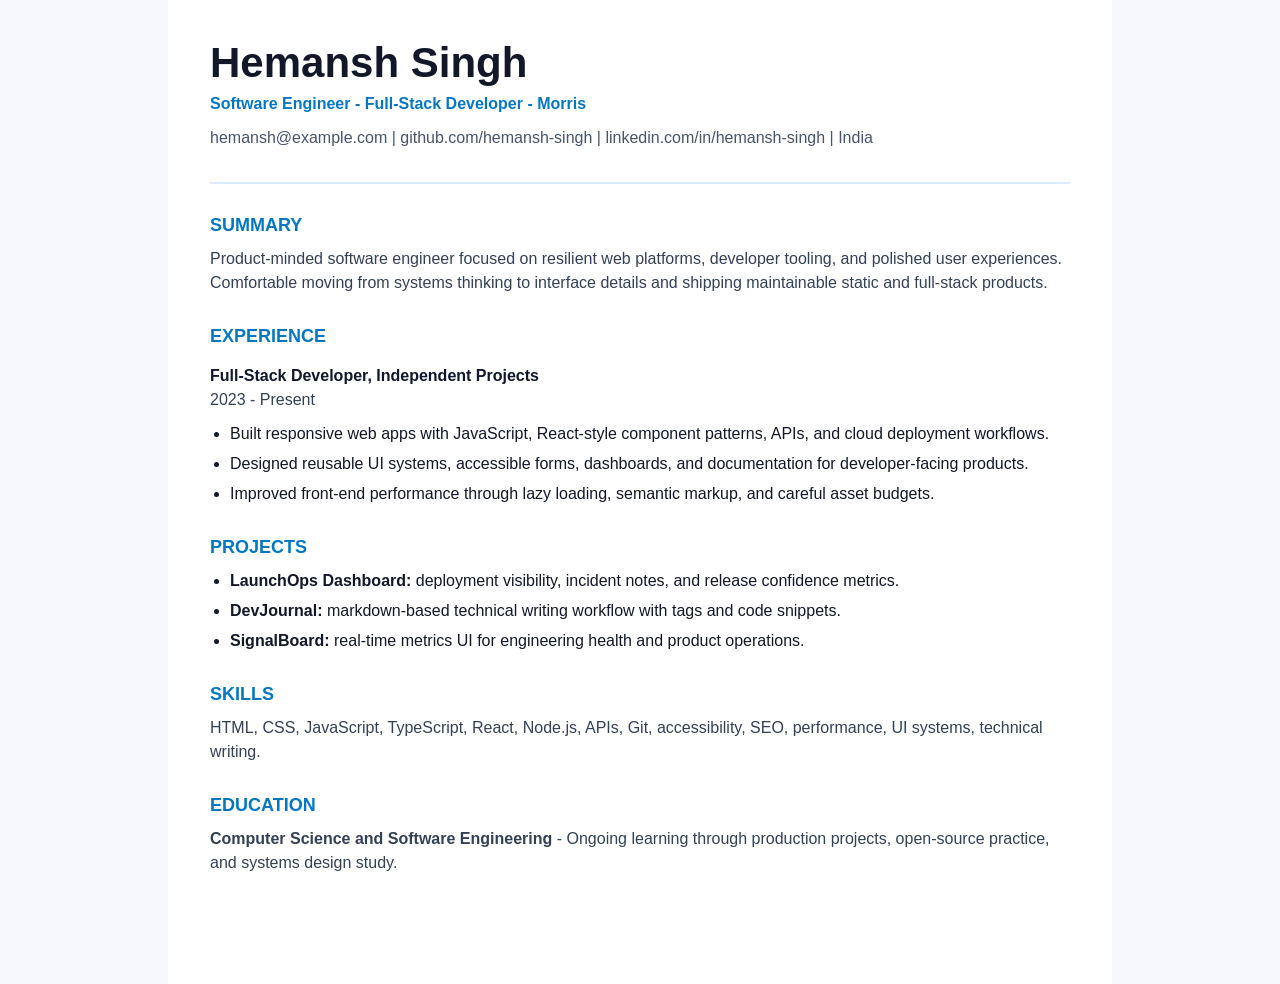
<file: assets/resume.html>
<!doctype html>
<html lang="en">
<head>
  <meta charset="utf-8">
  <meta name="viewport" content="width=device-width, initial-scale=1">
  <title>Hemansh Singh Resume</title>
  <style>
    body { margin: 0; background: #f6f8fb; color: #121827; font-family: Inter, Arial, sans-serif; line-height: 1.5; }
    main { max-width: 860px; margin: 0 auto; padding: 42px; background: #fff; min-height: 100vh; }
    h1 { margin: 0; font-size: 42px; line-height: 1; }
    h2 { margin: 28px 0 8px; font-size: 18px; text-transform: uppercase; letter-spacing: 0; color: #0477bf; }
    p { margin: 0 0 10px; color: #334155; }
    ul { margin: 8px 0 0; padding-left: 20px; }
    li { margin: 6px 0; }
    .top { border-bottom: 2px solid #dbeafe; padding-bottom: 22px; }
    .role { color: #0477bf; font-weight: 800; margin-top: 8px; }
    .meta { margin-top: 10px; color: #475569; }
    .item { margin-top: 14px; }
    .item strong { color: #0f172a; }
  </style>
</head>
<body>
  <main>
    <section class="top">
      <h1>Hemansh Singh</h1>
      <p class="role">Software Engineer - Full-Stack Developer - Morris</p>
      <p class="meta">hemansh@example.com | github.com/hemansh-singh | linkedin.com/in/hemansh-singh | India</p>
    </section>
    <section>
      <h2>Summary</h2>
      <p>Product-minded software engineer focused on resilient web platforms, developer tooling, and polished user experiences. Comfortable moving from systems thinking to interface details and shipping maintainable static and full-stack products.</p>
    </section>
    <section>
      <h2>Experience</h2>
      <div class="item">
        <strong>Full-Stack Developer, Independent Projects</strong>
        <p>2023 - Present</p>
        <ul>
          <li>Built responsive web apps with JavaScript, React-style component patterns, APIs, and cloud deployment workflows.</li>
          <li>Designed reusable UI systems, accessible forms, dashboards, and documentation for developer-facing products.</li>
          <li>Improved front-end performance through lazy loading, semantic markup, and careful asset budgets.</li>
        </ul>
      </div>
    </section>
    <section>
      <h2>Projects</h2>
      <ul>
        <li><strong>LaunchOps Dashboard:</strong> deployment visibility, incident notes, and release confidence metrics.</li>
        <li><strong>DevJournal:</strong> markdown-based technical writing workflow with tags and code snippets.</li>
        <li><strong>SignalBoard:</strong> real-time metrics UI for engineering health and product operations.</li>
      </ul>
    </section>
    <section>
      <h2>Skills</h2>
      <p>HTML, CSS, JavaScript, TypeScript, React, Node.js, APIs, Git, accessibility, SEO, performance, UI systems, technical writing.</p>
    </section>
    <section>
      <h2>Education</h2>
      <p><strong>Computer Science and Software Engineering</strong> - Ongoing learning through production projects, open-source practice, and systems design study.</p>
    </section>
  </main>
</body>
</html>
</file>
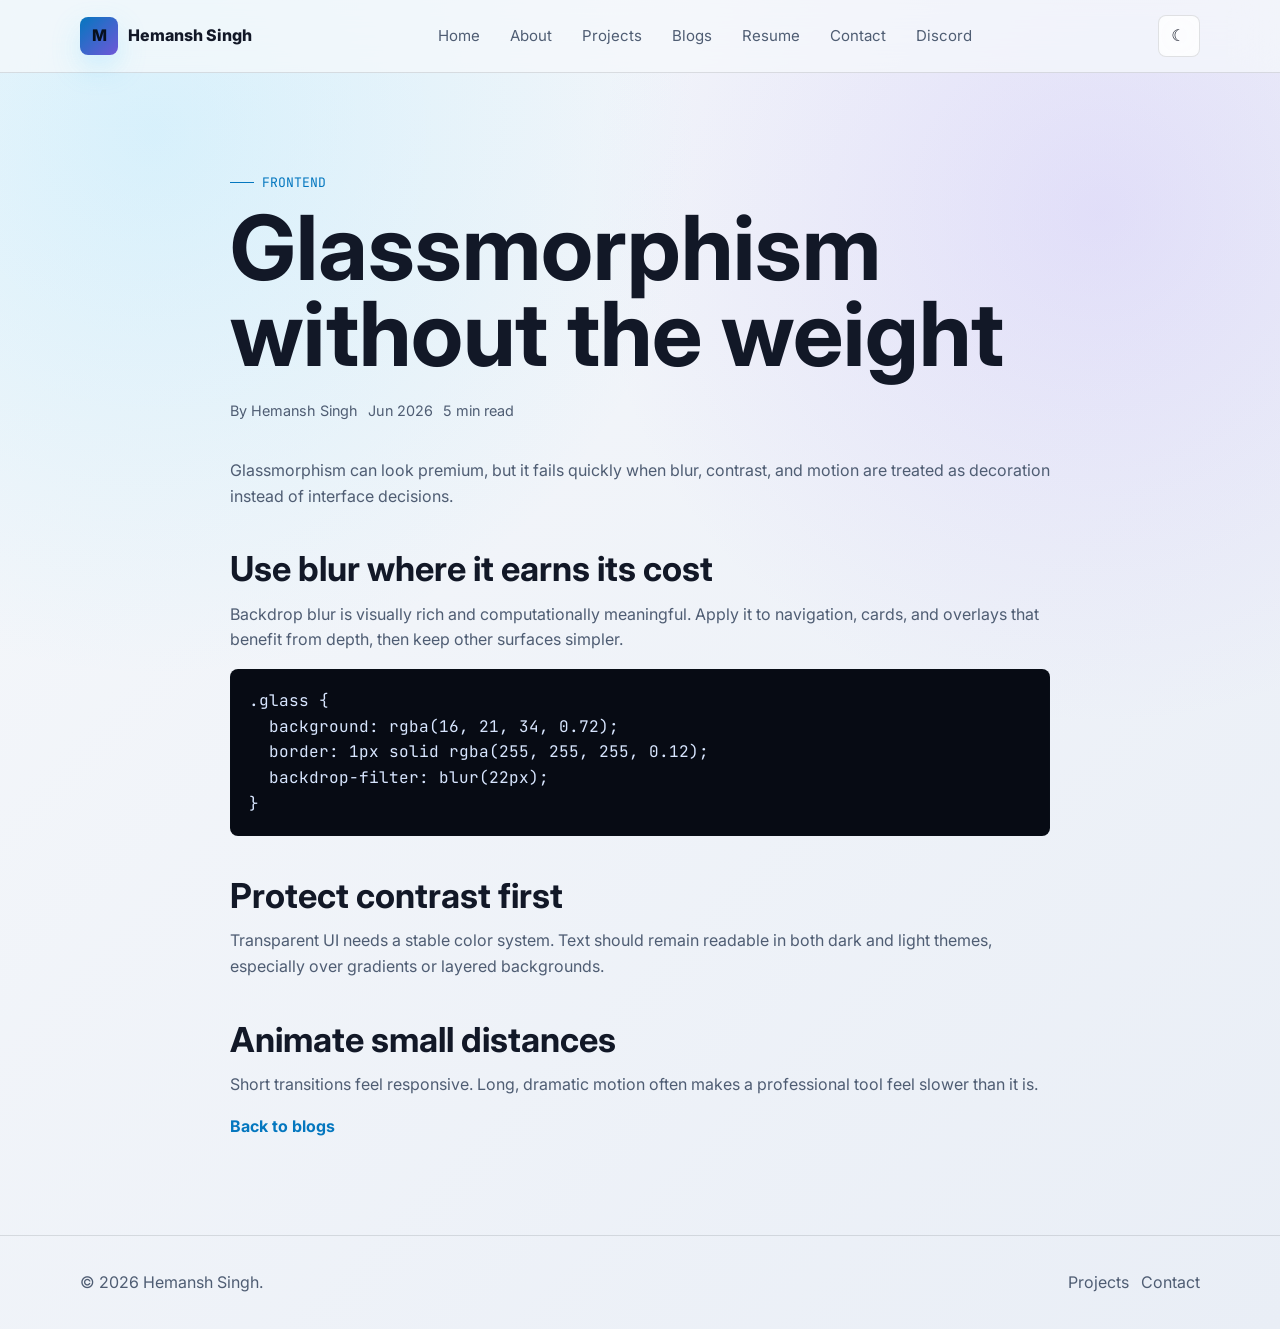
<file: blogs/glassmorphism-performance.html>
<!doctype html>
<html lang="en">
<head>
  <meta charset="utf-8"><meta name="viewport" content="width=device-width, initial-scale=1">
  <title>Glassmorphism Without the Weight | Hemansh Singh</title>
  <meta name="description" content="A practical article by Hemansh Singh on using glassmorphism while keeping websites fast and readable.">
  <link rel="icon" href="../assets/favicon.svg" type="image/svg+xml"><link rel="stylesheet" href="../css/styles.css">
  <link rel="preconnect" href="https://fonts.googleapis.com"><link rel="preconnect" href="https://fonts.gstatic.com" crossorigin>
  <link href="https://fonts.googleapis.com/css2?family=Inter:wght@400;600;700;800;900&family=JetBrains+Mono:wght@500;700&display=swap" rel="stylesheet">
</head>
<body>
  <a class="skip-link" href="#main">Skip to content</a>
  <header class="site-header"><nav class="nav" aria-label="Primary navigation"><a class="brand" href="../index.html"><span class="brand-mark">M</span><span>Hemansh Singh</span></a><div class="nav-links" data-nav-links><a href="../index.html">Home</a><a href="../about.html">About</a><a href="../projects.html">Projects</a><a href="../blogs.html">Blogs</a><a href="../resume.html">Resume</a><a href="../contact.html">Contact</a><a href="../discord.html">Discord</a></div><div class="nav-actions"><button class="icon-button" type="button" data-theme-toggle aria-label="Toggle theme"></button><button class="icon-button menu-toggle" type="button" data-menu-toggle aria-expanded="false" aria-label="Open menu">☰</button></div></nav></header>
  <main id="main">
    <article class="article">
      <section class="page-hero" data-reveal><p class="eyebrow">Frontend</p><h1>Glassmorphism without the weight</h1><div class="blog-meta"><span>By Hemansh Singh</span><span>Jun 2026</span><span>5 min read</span></div></section>
      <p>Glassmorphism can look premium, but it fails quickly when blur, contrast, and motion are treated as decoration instead of interface decisions.</p>
      <h2>Use blur where it earns its cost</h2>
      <p>Backdrop blur is visually rich and computationally meaningful. Apply it to navigation, cards, and overlays that benefit from depth, then keep other surfaces simpler.</p>
      <pre><code>.glass {
  background: rgba(16, 21, 34, 0.72);
  border: 1px solid rgba(255, 255, 255, 0.12);
  backdrop-filter: blur(22px);
}</code></pre>
      <h2>Protect contrast first</h2>
      <p>Transparent UI needs a stable color system. Text should remain readable in both dark and light themes, especially over gradients or layered backgrounds.</p>
      <h2>Animate small distances</h2>
      <p>Short transitions feel responsive. Long, dramatic motion often makes a professional tool feel slower than it is.</p>
      <p><a class="text-link" href="../blogs.html">Back to blogs</a></p>
    </article>
  </main>
  <footer class="site-footer"><div class="container footer-inner"><span>© <span data-year></span> Hemansh Singh.</span><div class="socials"><a href="../projects.html">Projects</a><a href="../contact.html">Contact</a></div></div></footer><script src="../js/main.js"></script>
</body>
</html>
</file>
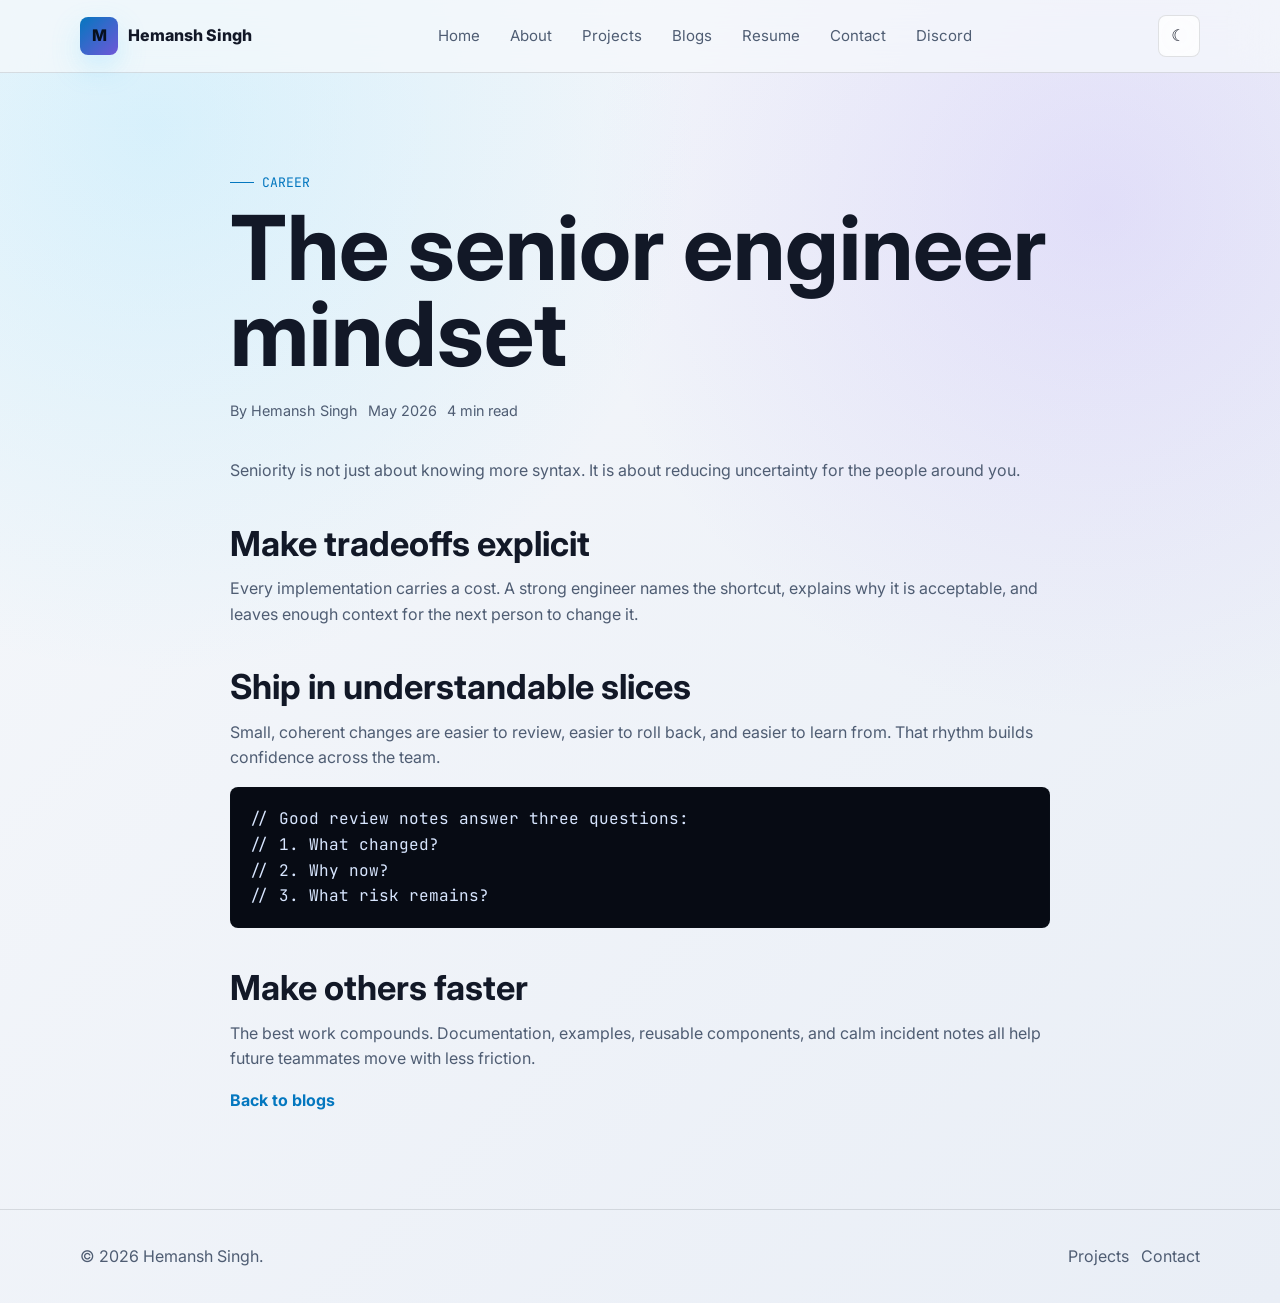
<file: blogs/senior-engineer-mindset.html>
<!doctype html>
<html lang="en">
<head>
  <meta charset="utf-8"><meta name="viewport" content="width=device-width, initial-scale=1">
  <title>The Senior Engineer Mindset | Hemansh Singh</title>
  <meta name="description" content="A short article by Hemansh Singh on calm shipping, tradeoffs, and making teammates faster.">
  <link rel="icon" href="../assets/favicon.svg" type="image/svg+xml"><link rel="stylesheet" href="../css/styles.css">
  <link rel="preconnect" href="https://fonts.googleapis.com"><link rel="preconnect" href="https://fonts.gstatic.com" crossorigin>
  <link href="https://fonts.googleapis.com/css2?family=Inter:wght@400;600;700;800;900&family=JetBrains+Mono:wght@500;700&display=swap" rel="stylesheet">
</head>
<body>
  <a class="skip-link" href="#main">Skip to content</a>
  <header class="site-header"><nav class="nav" aria-label="Primary navigation"><a class="brand" href="../index.html"><span class="brand-mark">M</span><span>Hemansh Singh</span></a><div class="nav-links" data-nav-links><a href="../index.html">Home</a><a href="../about.html">About</a><a href="../projects.html">Projects</a><a href="../blogs.html">Blogs</a><a href="../resume.html">Resume</a><a href="../contact.html">Contact</a><a href="../discord.html">Discord</a></div><div class="nav-actions"><button class="icon-button" type="button" data-theme-toggle aria-label="Toggle theme"></button><button class="icon-button menu-toggle" type="button" data-menu-toggle aria-expanded="false" aria-label="Open menu">☰</button></div></nav></header>
  <main id="main">
    <article class="article">
      <section class="page-hero" data-reveal><p class="eyebrow">Career</p><h1>The senior engineer mindset</h1><div class="blog-meta"><span>By Hemansh Singh</span><span>May 2026</span><span>4 min read</span></div></section>
      <p>Seniority is not just about knowing more syntax. It is about reducing uncertainty for the people around you.</p>
      <h2>Make tradeoffs explicit</h2>
      <p>Every implementation carries a cost. A strong engineer names the shortcut, explains why it is acceptable, and leaves enough context for the next person to change it.</p>
      <h2>Ship in understandable slices</h2>
      <p>Small, coherent changes are easier to review, easier to roll back, and easier to learn from. That rhythm builds confidence across the team.</p>
      <pre><code>// Good review notes answer three questions:
// 1. What changed?
// 2. Why now?
// 3. What risk remains?</code></pre>
      <h2>Make others faster</h2>
      <p>The best work compounds. Documentation, examples, reusable components, and calm incident notes all help future teammates move with less friction.</p>
      <p><a class="text-link" href="../blogs.html">Back to blogs</a></p>
    </article>
  </main>
  <footer class="site-footer"><div class="container footer-inner"><span>© <span data-year></span> Hemansh Singh.</span><div class="socials"><a href="../projects.html">Projects</a><a href="../contact.html">Contact</a></div></div></footer><script src="../js/main.js"></script>
</body>
</html>
</file>
<file: css/styles.css>
:root {
  color-scheme: dark;
  --bg: #080a12;
  --bg-soft: #101522;
  --surface: rgba(16, 21, 34, 0.72);
  --surface-strong: rgba(22, 29, 45, 0.88);
  --text: #eef4ff;
  --muted: #a8b3c7;
  --line: rgba(255, 255, 255, 0.12);
  --primary: #62d6ff;
  --secondary: #a78bfa;
  --accent: #4ade80;
  --warning: #f7c948;
  --shadow: 0 24px 80px rgba(0, 0, 0, 0.36);
  --blur: blur(22px);
  --radius: 8px;
  --container: min(1120px, calc(100% - 40px));
  --font-sans: Inter, ui-sans-serif, system-ui, -apple-system, BlinkMacSystemFont, "Segoe UI", sans-serif;
  --font-mono: "JetBrains Mono", "SFMono-Regular", Consolas, monospace;
}

:root[data-theme="light"] {
  color-scheme: light;
  --bg: #f6f8fb;
  --bg-soft: #e9eef6;
  --surface: rgba(255, 255, 255, 0.74);
  --surface-strong: rgba(255, 255, 255, 0.92);
  --text: #121827;
  --muted: #4f5d73;
  --line: rgba(18, 24, 39, 0.12);
  --primary: #0477bf;
  --secondary: #7057d8;
  --accent: #12864d;
  --shadow: 0 24px 70px rgba(32, 45, 72, 0.18);
}

* {
  box-sizing: border-box;
}

html {
  scroll-behavior: smooth;
}

body {
  margin: 0;
  min-height: 100vh;
  background:
    radial-gradient(circle at 12% 10%, rgba(98, 214, 255, 0.2), transparent 34rem),
    radial-gradient(circle at 86% 16%, rgba(167, 139, 250, 0.2), transparent 32rem),
    linear-gradient(135deg, var(--bg), var(--bg-soft));
  color: var(--text);
  font-family: var(--font-sans);
  line-height: 1.6;
  overflow-x: hidden;
}

body::before {
  content: "";
  position: fixed;
  inset: 0;
  pointer-events: none;
  background-image:
    linear-gradient(rgba(255, 255, 255, 0.035) 1px, transparent 1px),
    linear-gradient(90deg, rgba(255, 255, 255, 0.035) 1px, transparent 1px);
  background-size: 64px 64px;
  mask-image: linear-gradient(to bottom, rgba(0, 0, 0, 0.9), transparent 82%);
}

a {
  color: inherit;
  text-decoration: none;
}

img,
svg,
iframe {
  max-width: 100%;
}

button,
input,
textarea {
  font: inherit;
}

button {
  cursor: pointer;
}

.skip-link {
  position: fixed;
  top: 12px;
  left: 12px;
  z-index: 999;
  transform: translateY(-140%);
  background: var(--text);
  color: var(--bg);
  padding: 10px 14px;
  border-radius: var(--radius);
}

.skip-link:focus {
  transform: translateY(0);
}

.site-header {
  position: sticky;
  top: 0;
  z-index: 100;
  border-bottom: 1px solid var(--line);
  background: color-mix(in srgb, var(--bg) 72%, transparent);
  backdrop-filter: var(--blur);
}

.nav {
  width: var(--container);
  margin: 0 auto;
  min-height: 72px;
  display: flex;
  align-items: center;
  justify-content: space-between;
  gap: 18px;
}

.brand {
  display: inline-flex;
  align-items: center;
  gap: 10px;
  font-weight: 800;
  letter-spacing: 0;
}

.brand-mark {
  display: grid;
  place-items: center;
  width: 38px;
  height: 38px;
  border-radius: var(--radius);
  background: linear-gradient(135deg, var(--primary), var(--secondary));
  color: #07101f;
  box-shadow: 0 12px 28px rgba(98, 214, 255, 0.26);
}

.nav-links {
  display: flex;
  align-items: center;
  gap: 6px;
}

.nav-links a {
  color: var(--muted);
  padding: 10px 12px;
  border-radius: var(--radius);
  font-size: 0.94rem;
  transition: color 180ms ease, background 180ms ease, transform 180ms ease;
}

.nav-links a:hover,
.nav-links a.active {
  color: var(--text);
  background: rgba(255, 255, 255, 0.08);
}

.nav-actions {
  display: flex;
  align-items: center;
  gap: 8px;
}

.icon-button {
  display: inline-grid;
  place-items: center;
  width: 42px;
  height: 42px;
  border: 1px solid var(--line);
  border-radius: var(--radius);
  color: var(--text);
  background: var(--surface);
  backdrop-filter: var(--blur);
  transition: transform 180ms ease, border-color 180ms ease, background 180ms ease;
}

.icon-button:hover {
  transform: translateY(-2px);
  border-color: color-mix(in srgb, var(--primary) 58%, var(--line));
}

.menu-toggle {
  display: none;
}

.container {
  width: var(--container);
  margin: 0 auto;
}

.section {
  padding: 88px 0;
}

.section.tight {
  padding: 54px 0;
}

.eyebrow {
  display: inline-flex;
  align-items: center;
  gap: 8px;
  margin: 0 0 12px;
  color: var(--primary);
  font-family: var(--font-mono);
  font-size: 0.82rem;
  text-transform: uppercase;
}

.eyebrow::before {
  content: "";
  width: 24px;
  height: 1px;
  background: currentColor;
}

h1,
h2,
h3,
p {
  margin-top: 0;
}

h1 {
  font-size: clamp(2.65rem, 7vw, 5.8rem);
  line-height: 0.96;
  letter-spacing: 0;
  margin-bottom: 22px;
}

h2 {
  font-size: clamp(2rem, 4vw, 3.2rem);
  line-height: 1.06;
  letter-spacing: 0;
  margin-bottom: 14px;
}

h3 {
  font-size: 1.22rem;
  line-height: 1.25;
  margin-bottom: 10px;
}

p {
  color: var(--muted);
}

.lead {
  font-size: clamp(1.05rem, 2vw, 1.28rem);
  max-width: 720px;
}

.gradient-text {
  background: linear-gradient(120deg, var(--primary), var(--secondary), var(--accent));
  -webkit-background-clip: text;
  background-clip: text;
  color: transparent;
}

.hero {
  min-height: calc(100vh - 72px);
  display: grid;
  align-items: center;
  padding: 72px 0 46px;
}

.hero-grid {
  display: grid;
  grid-template-columns: minmax(0, 1.05fr) minmax(300px, 0.78fr);
  gap: 48px;
  align-items: center;
}

.hero-actions,
.button-row {
  display: flex;
  flex-wrap: wrap;
  gap: 12px;
  margin-top: 28px;
}

.button {
  display: inline-flex;
  align-items: center;
  justify-content: center;
  gap: 9px;
  min-height: 44px;
  padding: 11px 16px;
  border: 1px solid transparent;
  border-radius: var(--radius);
  color: #06101f;
  background: linear-gradient(135deg, var(--primary), var(--accent));
  font-weight: 800;
  transition: transform 180ms ease, box-shadow 180ms ease, border-color 180ms ease;
}

.button:hover {
  transform: translateY(-2px);
  box-shadow: 0 16px 38px rgba(74, 222, 128, 0.18);
}

.button.secondary {
  color: var(--text);
  border-color: var(--line);
  background: var(--surface);
  backdrop-filter: var(--blur);
}

.glass {
  border: 1px solid var(--line);
  border-radius: var(--radius);
  background: var(--surface);
  box-shadow: var(--shadow);
  backdrop-filter: var(--blur);
}

.hero-card {
  position: relative;
  padding: 22px;
  overflow: hidden;
}

.hero-card::before {
  content: "";
  position: absolute;
  inset: 0;
  background: linear-gradient(135deg, rgba(98, 214, 255, 0.18), transparent 42%, rgba(74, 222, 128, 0.16));
  pointer-events: none;
}

.profile-visual {
  position: relative;
  display: grid;
  gap: 16px;
}

.avatar {
  width: min(100%, 420px);
  aspect-ratio: 1;
  border-radius: var(--radius);
  object-fit: cover;
  border: 1px solid var(--line);
}

.status-strip {
  position: relative;
  display: grid;
  grid-template-columns: repeat(3, 1fr);
  gap: 10px;
}

.mini-stat {
  padding: 14px;
  border: 1px solid var(--line);
  border-radius: var(--radius);
  background: rgba(255, 255, 255, 0.06);
}

.mini-stat strong {
  display: block;
  color: var(--text);
  font-size: 1.35rem;
}

.mini-stat span {
  color: var(--muted);
  font-size: 0.82rem;
}

.grid {
  display: grid;
  gap: 18px;
}

.grid.two {
  grid-template-columns: repeat(2, minmax(0, 1fr));
}

.grid.three {
  grid-template-columns: repeat(3, minmax(0, 1fr));
}

.grid.four {
  grid-template-columns: repeat(4, minmax(0, 1fr));
}

.card {
  position: relative;
  padding: 22px;
  border: 1px solid var(--line);
  border-radius: var(--radius);
  background: var(--surface);
  backdrop-filter: var(--blur);
  transition: transform 180ms ease, border-color 180ms ease, background 180ms ease;
}

.card:hover {
  transform: translateY(-5px);
  border-color: color-mix(in srgb, var(--primary) 52%, var(--line));
}

.card p:last-child {
  margin-bottom: 0;
}

.stack-list,
.tag-list {
  display: flex;
  flex-wrap: wrap;
  gap: 8px;
  padding: 0;
  margin: 18px 0 0;
  list-style: none;
}

.tag,
.stack-list li,
.tag-list li {
  display: inline-flex;
  align-items: center;
  min-height: 28px;
  padding: 5px 9px;
  border: 1px solid var(--line);
  border-radius: 999px;
  color: var(--muted);
  background: rgba(255, 255, 255, 0.05);
  font-size: 0.82rem;
}

.project-card {
  display: grid;
  gap: 16px;
}

.project-top {
  display: flex;
  justify-content: space-between;
  gap: 16px;
  align-items: flex-start;
}

.project-icon {
  display: grid;
  place-items: center;
  width: 48px;
  height: 48px;
  border-radius: var(--radius);
  background: linear-gradient(135deg, rgba(98, 214, 255, 0.24), rgba(167, 139, 250, 0.18));
  color: var(--primary);
}

.project-links {
  display: flex;
  gap: 8px;
}

.text-link {
  display: inline-flex;
  align-items: center;
  gap: 6px;
  color: var(--primary);
  font-weight: 700;
}

.timeline {
  position: relative;
  display: grid;
  gap: 16px;
}

.timeline-item {
  padding-left: 22px;
  border-left: 1px solid var(--line);
}

.timeline-item time {
  color: var(--primary);
  font-family: var(--font-mono);
  font-size: 0.82rem;
}

.page-hero {
  padding: 92px 0 36px;
}

.page-hero .lead {
  max-width: 780px;
}

.blog-meta {
  display: flex;
  flex-wrap: wrap;
  gap: 10px;
  color: var(--muted);
  font-size: 0.9rem;
}

.article {
  max-width: 820px;
  margin: 0 auto;
  padding-bottom: 80px;
}

.article h2 {
  font-size: clamp(1.55rem, 3vw, 2.15rem);
  margin-top: 42px;
}

.article pre {
  overflow-x: auto;
  padding: 18px;
  border: 1px solid var(--line);
  border-radius: var(--radius);
  background: #070b14;
  color: #d8e6ff;
}

.article code {
  font-family: var(--font-mono);
}

.article :not(pre) > code {
  padding: 2px 6px;
  border-radius: 6px;
  color: var(--primary);
  background: rgba(98, 214, 255, 0.1);
}

.resume-frame {
  width: 100%;
  min-height: 720px;
  border: 1px solid var(--line);
  border-radius: var(--radius);
  background: var(--surface-strong);
}

.form {
  display: grid;
  gap: 14px;
}

.field {
  display: grid;
  gap: 7px;
}

.field label {
  color: var(--text);
  font-weight: 700;
}

.field input,
.field textarea {
  width: 100%;
  border: 1px solid var(--line);
  border-radius: var(--radius);
  padding: 12px 13px;
  color: var(--text);
  background: rgba(255, 255, 255, 0.06);
  outline: none;
}

.field input:focus,
.field textarea:focus {
  border-color: var(--primary);
  box-shadow: 0 0 0 4px rgba(98, 214, 255, 0.12);
}

.form-status {
  min-height: 24px;
  color: var(--accent);
}

.discord-hero {
  position: relative;
  overflow: hidden;
}

.discord-hero::after {
  content: "";
  position: absolute;
  right: -12%;
  bottom: -20%;
  width: 420px;
  height: 420px;
  background: url("../images/portfolio-visual.svg") center / contain no-repeat;
  opacity: 0.3;
  pointer-events: none;
}

.site-footer {
  border-top: 1px solid var(--line);
  padding: 34px 0;
  color: var(--muted);
}

.footer-inner {
  display: flex;
  justify-content: space-between;
  gap: 16px;
  flex-wrap: wrap;
}

.socials {
  display: flex;
  gap: 12px;
  flex-wrap: wrap;
}

[data-reveal] {
  opacity: 0;
  transform: translateY(18px);
  transition: opacity 600ms ease, transform 600ms ease;
}

[data-reveal].is-visible {
  opacity: 1;
  transform: translateY(0);
}

@media (prefers-reduced-motion: reduce) {
  *,
  *::before,
  *::after {
    scroll-behavior: auto !important;
    transition-duration: 1ms !important;
    animation-duration: 1ms !important;
  }
}

@media (max-width: 920px) {
  .hero-grid,
  .grid.two,
  .grid.three,
  .grid.four {
    grid-template-columns: 1fr;
  }

  .grid.four {
    grid-template-columns: repeat(2, minmax(0, 1fr));
  }

  .menu-toggle {
    display: inline-grid;
  }

  .nav-links {
    position: fixed;
    top: 72px;
    left: 20px;
    right: 20px;
    display: grid;
    padding: 14px;
    border: 1px solid var(--line);
    border-radius: var(--radius);
    background: var(--surface-strong);
    box-shadow: var(--shadow);
    transform: translateY(-16px);
    opacity: 0;
    pointer-events: none;
    transition: opacity 180ms ease, transform 180ms ease;
  }

  .nav-links.open {
    transform: translateY(0);
    opacity: 1;
    pointer-events: auto;
  }
}

@media (max-width: 620px) {
  :root {
    --container: min(100% - 28px, 1120px);
  }

  .section {
    padding: 64px 0;
  }

  .hero {
    padding-top: 46px;
  }

  .brand span:last-child {
    display: none;
  }

  .status-strip {
    grid-template-columns: 1fr;
  }

  .grid.four {
    grid-template-columns: 1fr;
  }

  .project-top {
    align-items: flex-start;
  }

  .resume-frame {
    min-height: 520px;
  }
}
</file>
